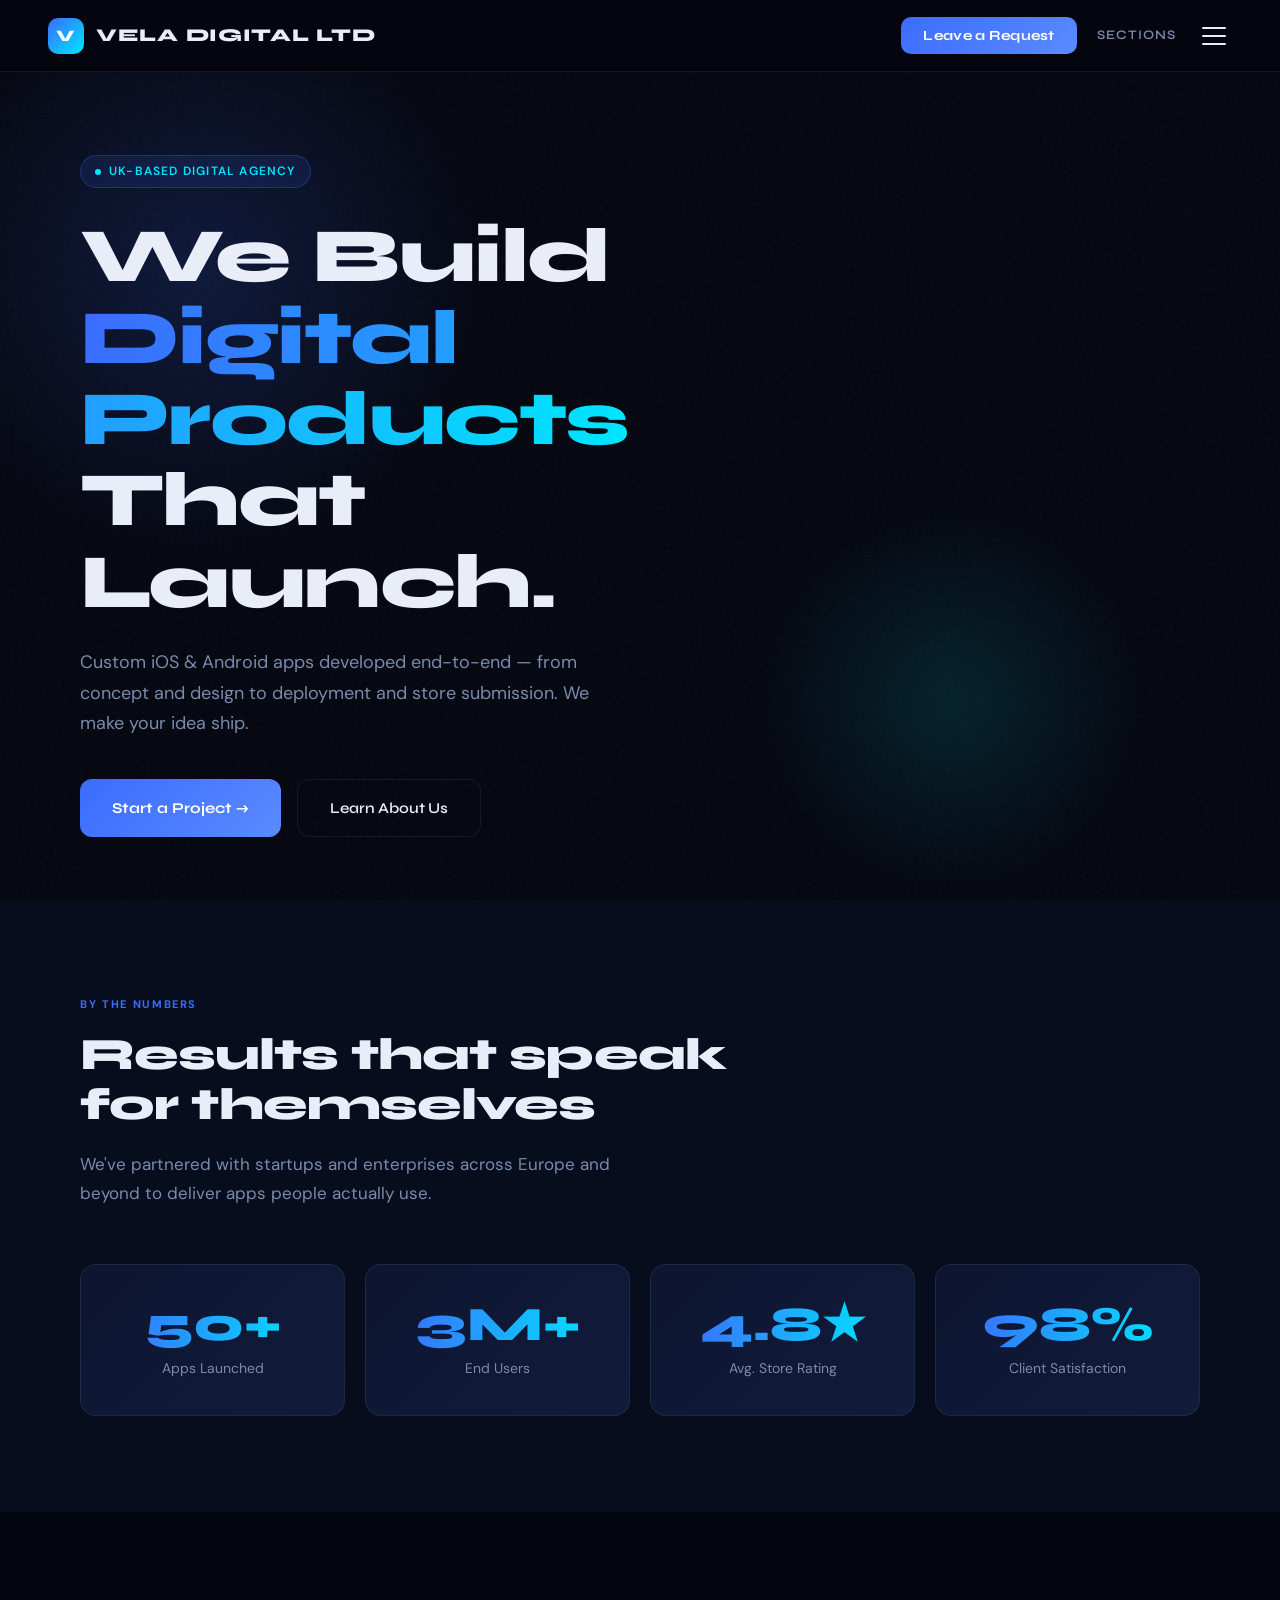
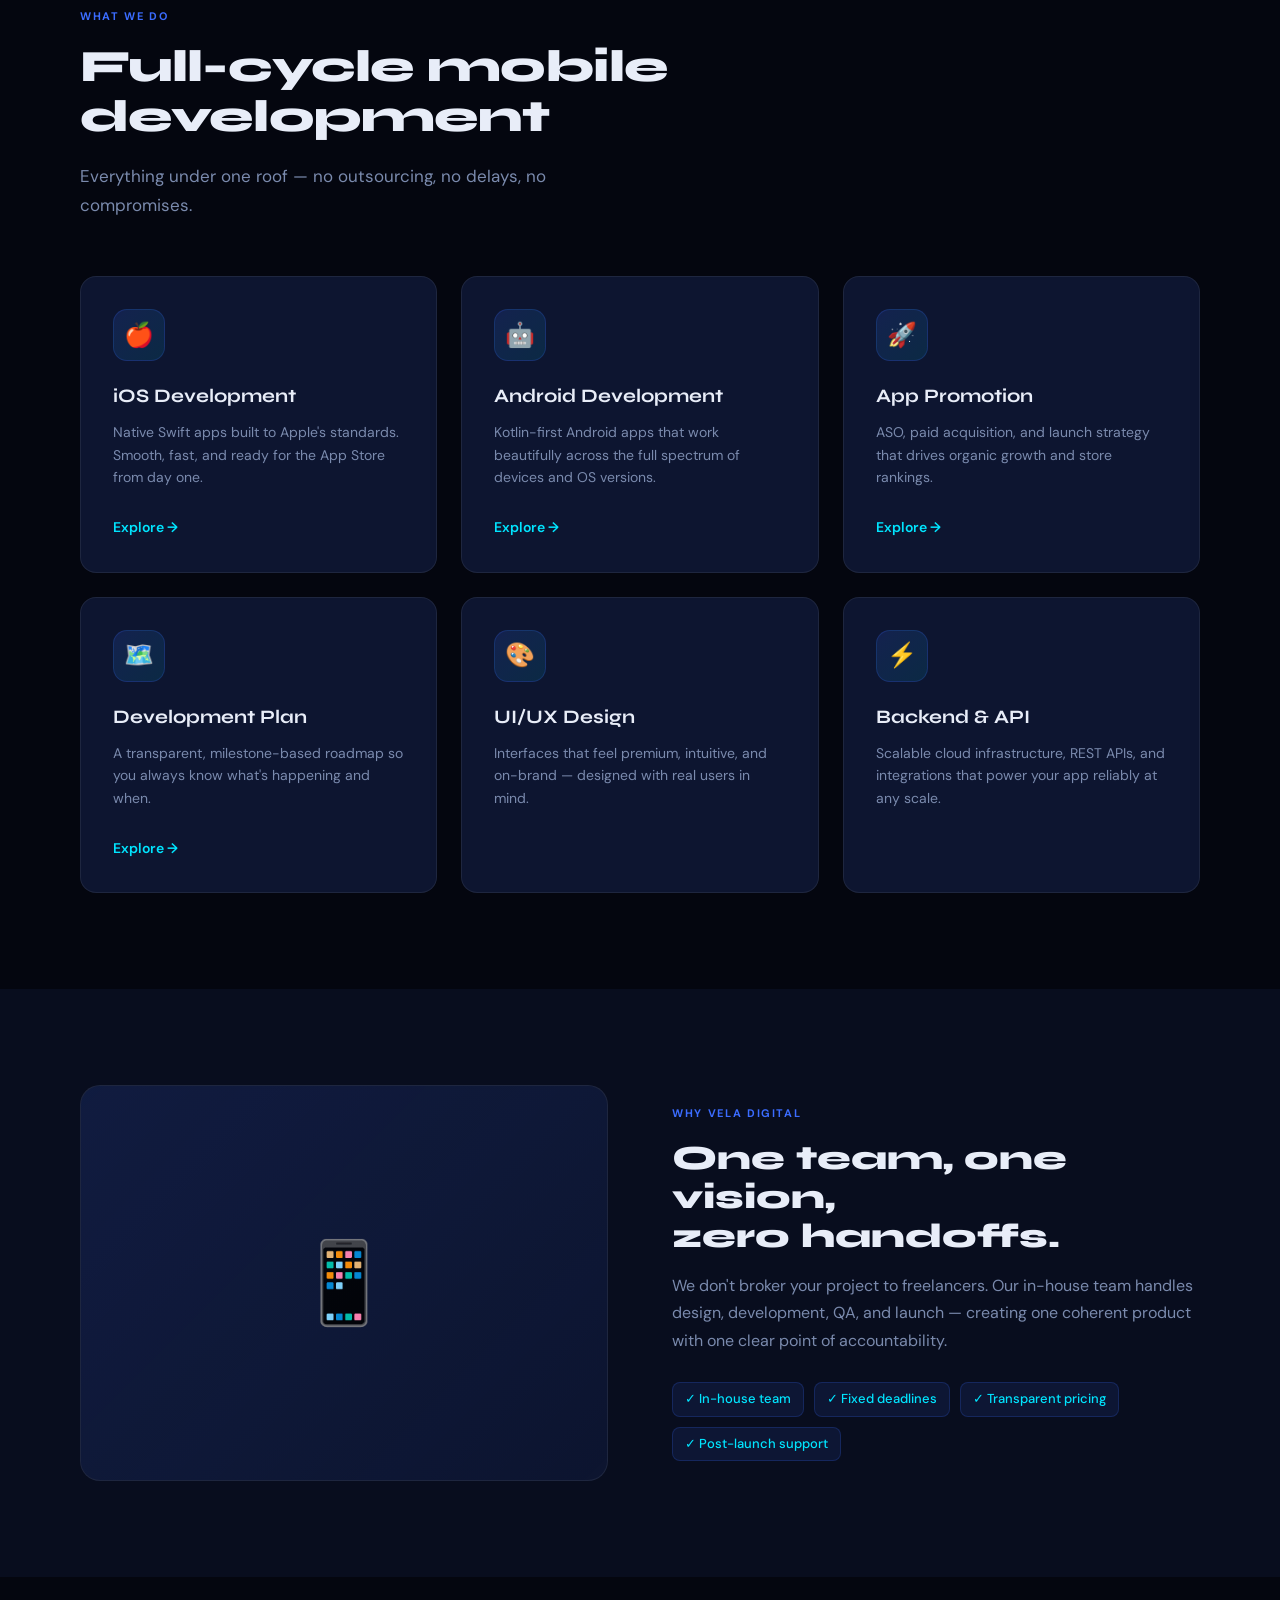
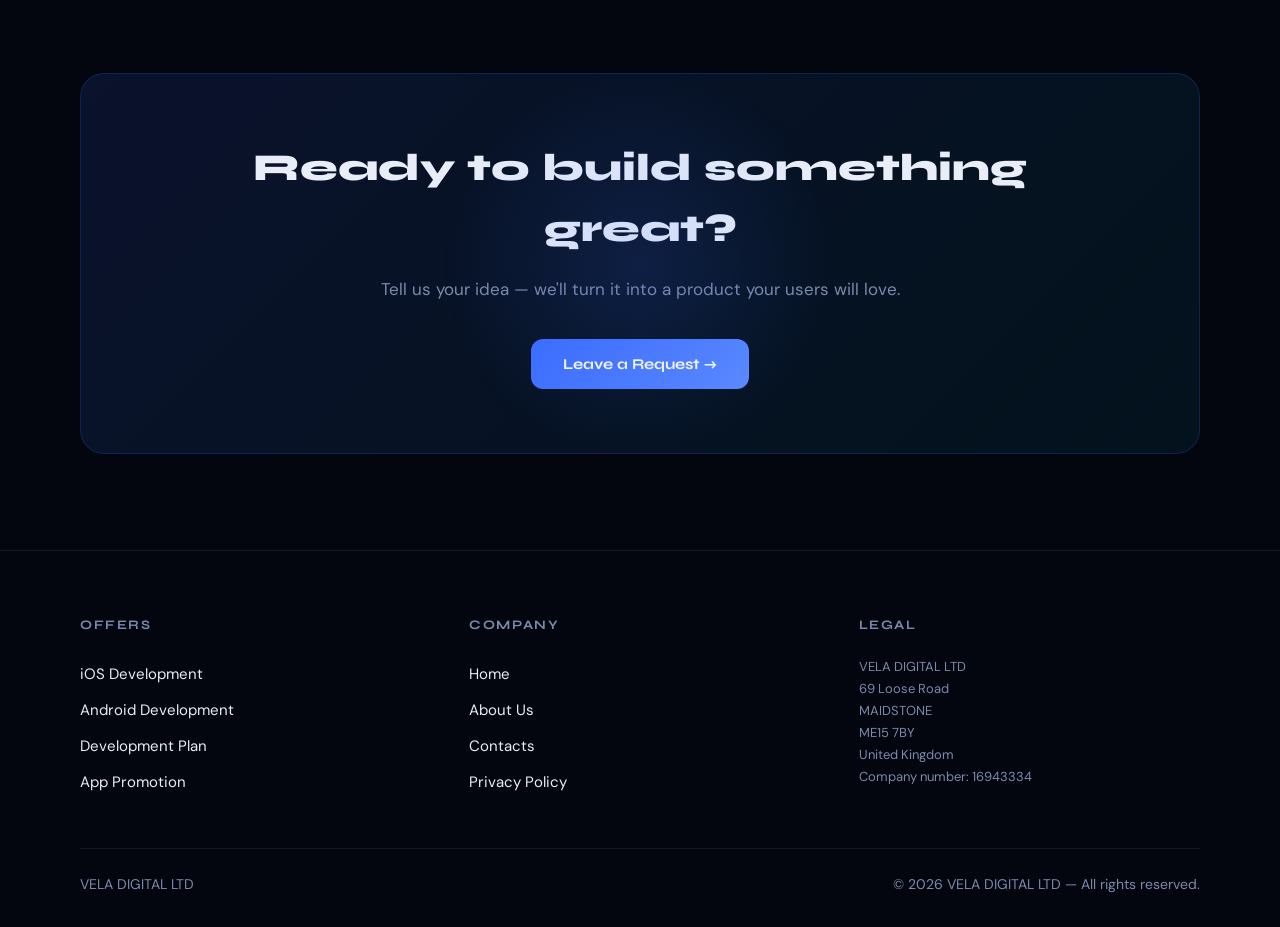
<file: index.html>
<!DOCTYPE html>
<html lang="en">
<head>
  <meta charset="UTF-8">
  <meta name="viewport" content="width=device-width, initial-scale=1.0">
  <title>VELA DIGITAL LTD — Mobile App Development</title>
  <meta name="description" content="VELA DIGITAL LTD — Custom mobile app development for iOS and Android. From idea to App Store.">
  <link rel="stylesheet" href="style.css">
</head>
<body>
<div class="page">

  <section class="hero">
    <div class="hero-bg">
      <div class="hero-glow-1"></div>
      <div class="hero-glow-2"></div>
    </div>
    <div class="hero-content">
      <div class="hero-tag"><span class="dot"></span>UK-Based Digital Agency</div>
      <h1>We Build<br><span class="grad">Digital Products</span><br>That Launch.</h1>
      <p>Custom iOS & Android apps developed end-to-end — from concept and design to deployment and store submission. We make your idea ship.</p>
      <div class="hero-actions">
        <button class="btn-primary" onclick="openModal()">Start a Project →</button>
        <a href="about/" class="btn-secondary">Learn About Us</a>
      </div>
    </div>
  </section>

  <section>
    <div class="section-label">By the numbers</div>
    <h2 class="section-title">Results that speak<br>for themselves</h2>
    <p class="section-sub">We've partnered with startups and enterprises across Europe and beyond to deliver apps people actually use.</p>
    <div class="grid-4 fade-up">
      <div class="stat-card">
        <div class="stat-num">50+</div>
        <div class="stat-label">Apps Launched</div>
      </div>
      <div class="stat-card">
        <div class="stat-num">3M+</div>
        <div class="stat-label">End Users</div>
      </div>
      <div class="stat-card">
        <div class="stat-num">4.8★</div>
        <div class="stat-label">Avg. Store Rating</div>
      </div>
      <div class="stat-card">
        <div class="stat-num">98%</div>
        <div class="stat-label">Client Satisfaction</div>
      </div>
    </div>
  </section>

  <section>
    <div class="section-label">What we do</div>
    <h2 class="section-title">Full-cycle mobile<br>development</h2>
    <p class="section-sub">Everything under one roof — no outsourcing, no delays, no compromises.</p>
    <div class="grid-3">
      <div class="card fade-up">
        <div class="card-icon">🍎</div>
        <h3>iOS Development</h3>
        <p>Native Swift apps built to Apple's standards. Smooth, fast, and ready for the App Store from day one.</p>
        <br>
        <a href="ios/index.html" style="color:var(--accent2);font-size:14px;font-weight:600;">Explore →</a>
      </div>
      <div class="card fade-up">
        <div class="card-icon">🤖</div>
        <h3>Android Development</h3>
        <p>Kotlin-first Android apps that work beautifully across the full spectrum of devices and OS versions.</p>
        <br>
        <a href="android/index.html" style="color:var(--accent2);font-size:14px;font-weight:600;">Explore →</a>
      </div>
      <div class="card fade-up">
        <div class="card-icon">🚀</div>
        <h3>App Promotion</h3>
        <p>ASO, paid acquisition, and launch strategy that drives organic growth and store rankings.</p>
        <br>
        <a href="promotion/index.html" style="color:var(--accent2);font-size:14px;font-weight:600;">Explore →</a>
      </div>
      <div class="card fade-up">
        <div class="card-icon">🗺️</div>
        <h3>Development Plan</h3>
        <p>A transparent, milestone-based roadmap so you always know what's happening and when.</p>
        <br>
        <a href="plan/index.html" style="color:var(--accent2);font-size:14px;font-weight:600;">Explore →</a>
      </div>
      <div class="card fade-up">
        <div class="card-icon">🎨</div>
        <h3>UI/UX Design</h3>
        <p>Interfaces that feel premium, intuitive, and on-brand — designed with real users in mind.</p>
      </div>
      <div class="card fade-up">
        <div class="card-icon">⚡</div>
        <h3>Backend & API</h3>
        <p>Scalable cloud infrastructure, REST APIs, and integrations that power your app reliably at any scale.</p>
      </div>
    </div>
  </section>

  <section>
    <div class="feature-row">
      <div class="feature-img">📱</div>
      <div class="feature-text">
        <div class="section-label">Why VELA DIGITAL</div>
        <h2>One team, one vision,<br>zero handoffs.</h2>
        <p>We don't broker your project to freelancers. Our in-house team handles design, development, QA, and launch — creating one coherent product with one clear point of accountability.</p>
        <div class="tags">
          <span class="tag">✓ In-house team</span>
          <span class="tag">✓ Fixed deadlines</span>
          <span class="tag">✓ Transparent pricing</span>
          <span class="tag">✓ Post-launch support</span>
        </div>
      </div>
    </div>
  </section>

  <section>
    <div class="cta-band fade-up">
      <h2>Ready to build something great?</h2>
      <p>Tell us your idea — we'll turn it into a product your users will love.</p>
      <button class="btn-primary" onclick="openModal()">Leave a Request →</button>
    </div>
  </section>

</div>

<script src="layout.js"></script>
<script src="script.js"></script>
</body>
</html>
</file>
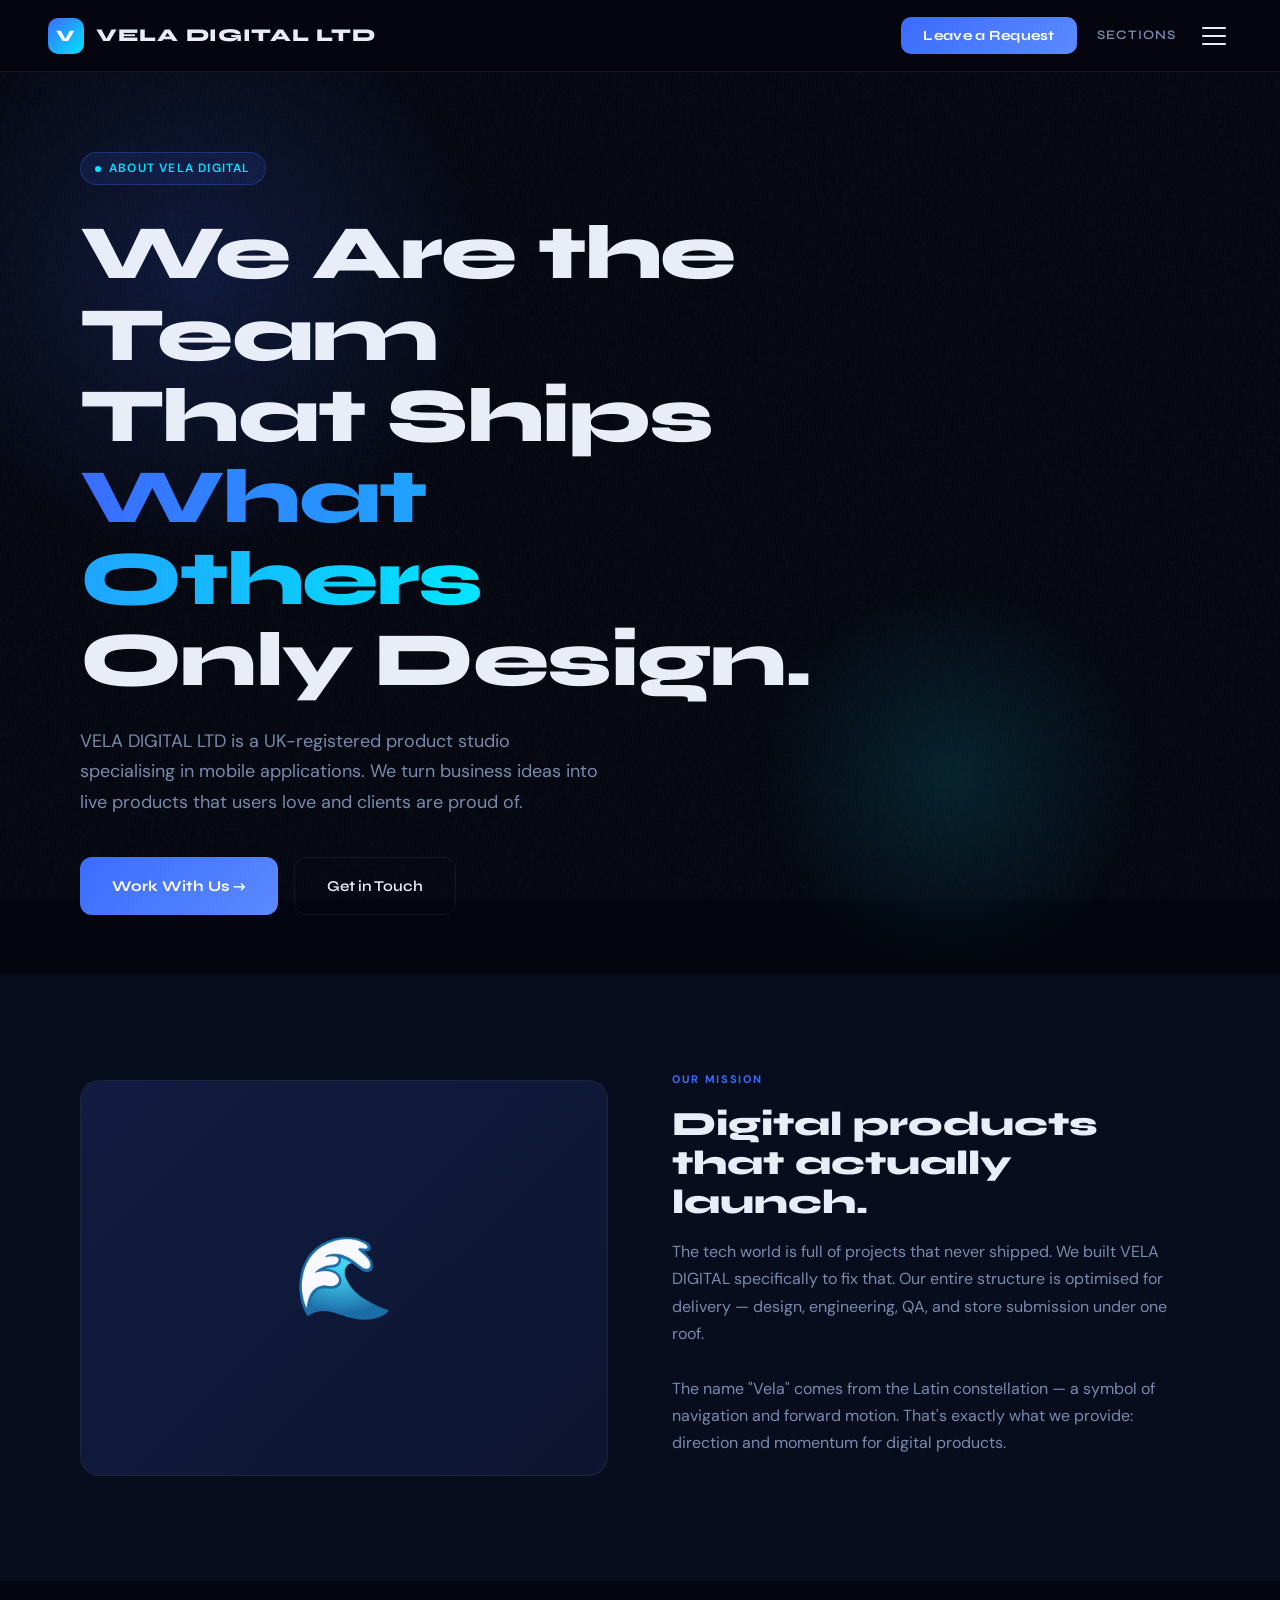
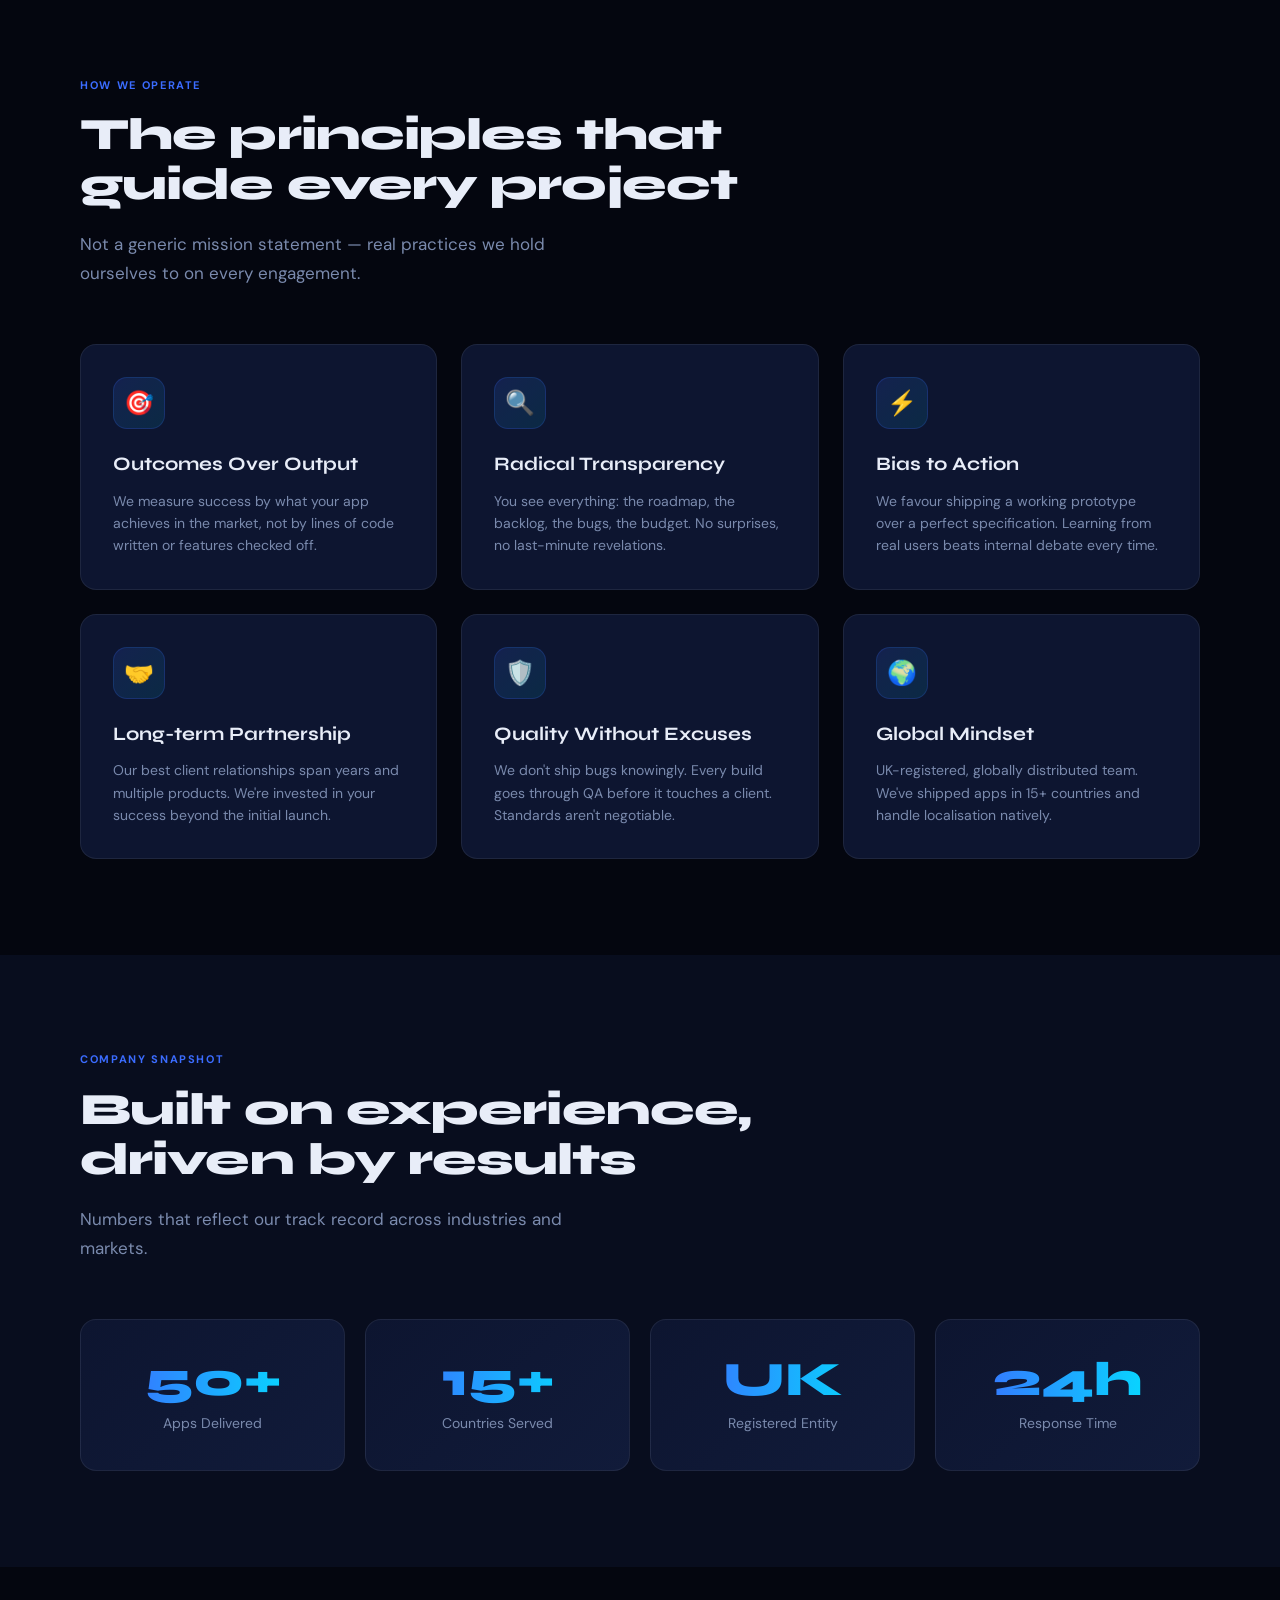
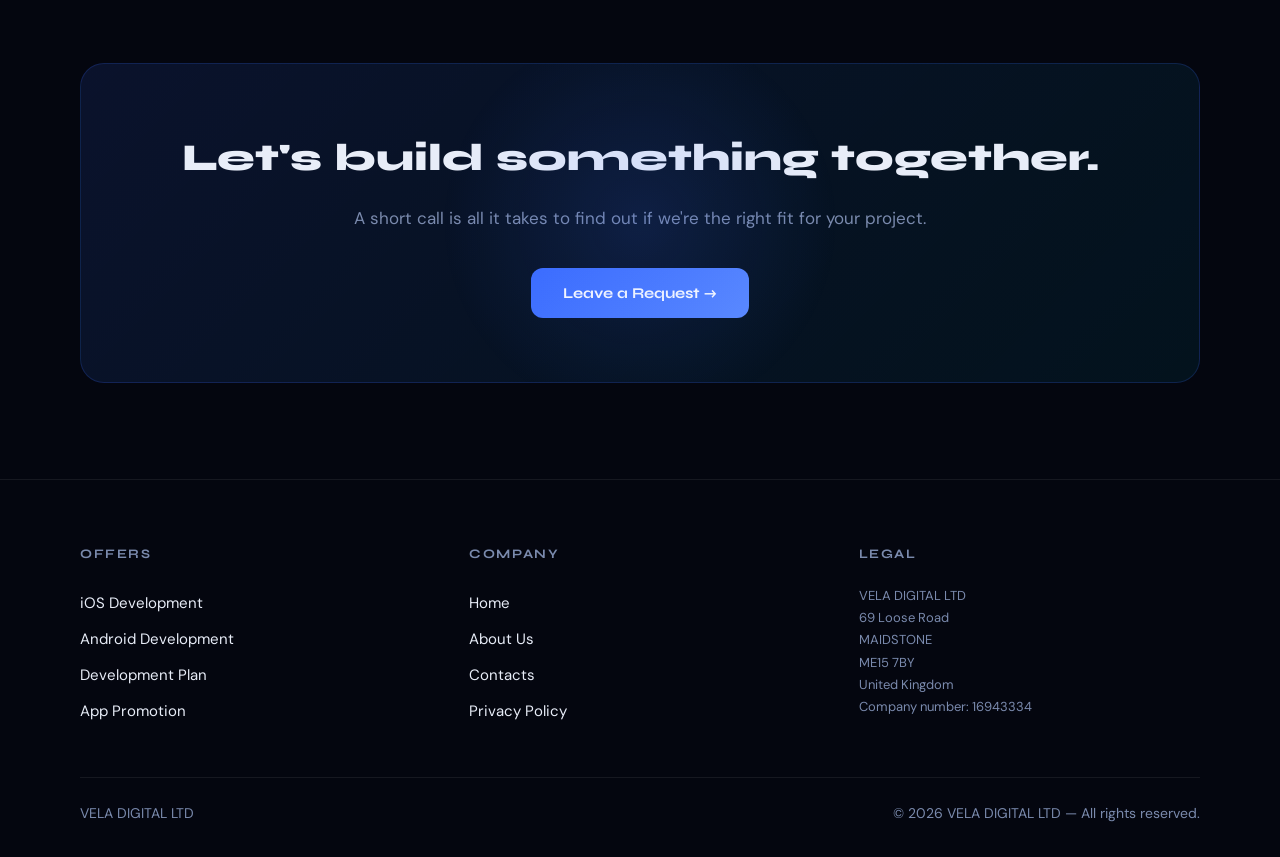
<file: about/index.html>
<!DOCTYPE html>
<html lang="en">
<head>
  <meta charset="UTF-8">
  <meta name="viewport" content="width=device-width, initial-scale=1.0">
  <title>About Us — VELA DIGITAL LTD</title>
  <meta name="description" content="About VELA DIGITAL LTD — UK-registered mobile app development company.">
  <link rel="stylesheet" href="../style.css">
</head>
<body>
<div class="page">

  <!-- HERO -->
  <section class="hero">
    <div class="hero-bg">
      <div class="hero-glow-1"></div>
      <div class="hero-glow-2"></div>
    </div>
    <div class="hero-content">
      <div class="hero-tag"><span class="dot"></span>About VELA DIGITAL</div>
      <h1>We Are the Team<br>That Ships <span class="grad">What Others</span><br>Only Design.</h1>
      <p>VELA DIGITAL LTD is a UK-registered product studio specialising in mobile applications. We turn business ideas into live products that users love and clients are proud of.</p>
      <div class="hero-actions">
        <button class="btn-primary" onclick="openModal()">Work With Us →</button>
        <a href="../contact/index.html" class="btn-secondary">Get in Touch</a>
      </div>
    </div>
  </section>

  <!-- MISSION -->
  <section>
    <div class="feature-row fade-up">
      <div class="feature-img">🌊</div>
      <div class="feature-text">
        <div class="section-label">Our mission</div>
        <h2>Digital products<br>that actually launch.</h2>
        <p>The tech world is full of projects that never shipped. We built VELA DIGITAL specifically to fix that. Our entire structure is optimised for delivery — design, engineering, QA, and store submission under one roof.</p>
        <p style="color:var(--text-muted);font-size:16px;line-height:1.7;">The name "Vela" comes from the Latin constellation — a symbol of navigation and forward motion. That's exactly what we provide: direction and momentum for digital products.</p>
      </div>
    </div>
  </section>

  <!-- VALUES -->
  <section>
    <div class="section-label">How we operate</div>
    <h2 class="section-title">The principles that<br>guide every project</h2>
    <p class="section-sub">Not a generic mission statement — real practices we hold ourselves to on every engagement.</p>
    <div class="grid-3">
      <div class="card fade-up">
        <div class="card-icon">🎯</div>
        <h3>Outcomes Over Output</h3>
        <p>We measure success by what your app achieves in the market, not by lines of code written or features checked off.</p>
      </div>
      <div class="card fade-up">
        <div class="card-icon">🔍</div>
        <h3>Radical Transparency</h3>
        <p>You see everything: the roadmap, the backlog, the bugs, the budget. No surprises, no last-minute revelations.</p>
      </div>
      <div class="card fade-up">
        <div class="card-icon">⚡</div>
        <h3>Bias to Action</h3>
        <p>We favour shipping a working prototype over a perfect specification. Learning from real users beats internal debate every time.</p>
      </div>
      <div class="card fade-up">
        <div class="card-icon">🤝</div>
        <h3>Long-term Partnership</h3>
        <p>Our best client relationships span years and multiple products. We're invested in your success beyond the initial launch.</p>
      </div>
      <div class="card fade-up">
        <div class="card-icon">🛡️</div>
        <h3>Quality Without Excuses</h3>
        <p>We don't ship bugs knowingly. Every build goes through QA before it touches a client. Standards aren't negotiable.</p>
      </div>
      <div class="card fade-up">
        <div class="card-icon">🌍</div>
        <h3>Global Mindset</h3>
        <p>UK-registered, globally distributed team. We've shipped apps in 15+ countries and handle localisation natively.</p>
      </div>
    </div>
  </section>

  <!-- STATS -->
  <section>
    <div class="section-label">Company snapshot</div>
    <h2 class="section-title">Built on experience,<br>driven by results</h2>
    <p class="section-sub">Numbers that reflect our track record across industries and markets.</p>
    <div class="grid-4 fade-up">
      <div class="stat-card">
        <div class="stat-num">50+</div>
        <div class="stat-label">Apps Delivered</div>
      </div>
      <div class="stat-card">
        <div class="stat-num">15+</div>
        <div class="stat-label">Countries Served</div>
      </div>
      <div class="stat-card">
        <div class="stat-num">UK</div>
        <div class="stat-label">Registered Entity</div>
      </div>
      <div class="stat-card">
        <div class="stat-num">24h</div>
        <div class="stat-label">Response Time</div>
      </div>
    </div>
  </section>

  <!-- CTA -->
  <section>
    <div class="cta-band fade-up">
      <h2>Let's build something together.</h2>
      <p>A short call is all it takes to find out if we're the right fit for your project.</p>
      <button class="btn-primary" onclick="openModal()">Leave a Request →</button>
    </div>
  </section>

</div>

<script src="../layout.js"></script>
<script src="../script.js"></script>
</body>
</html>
</file>
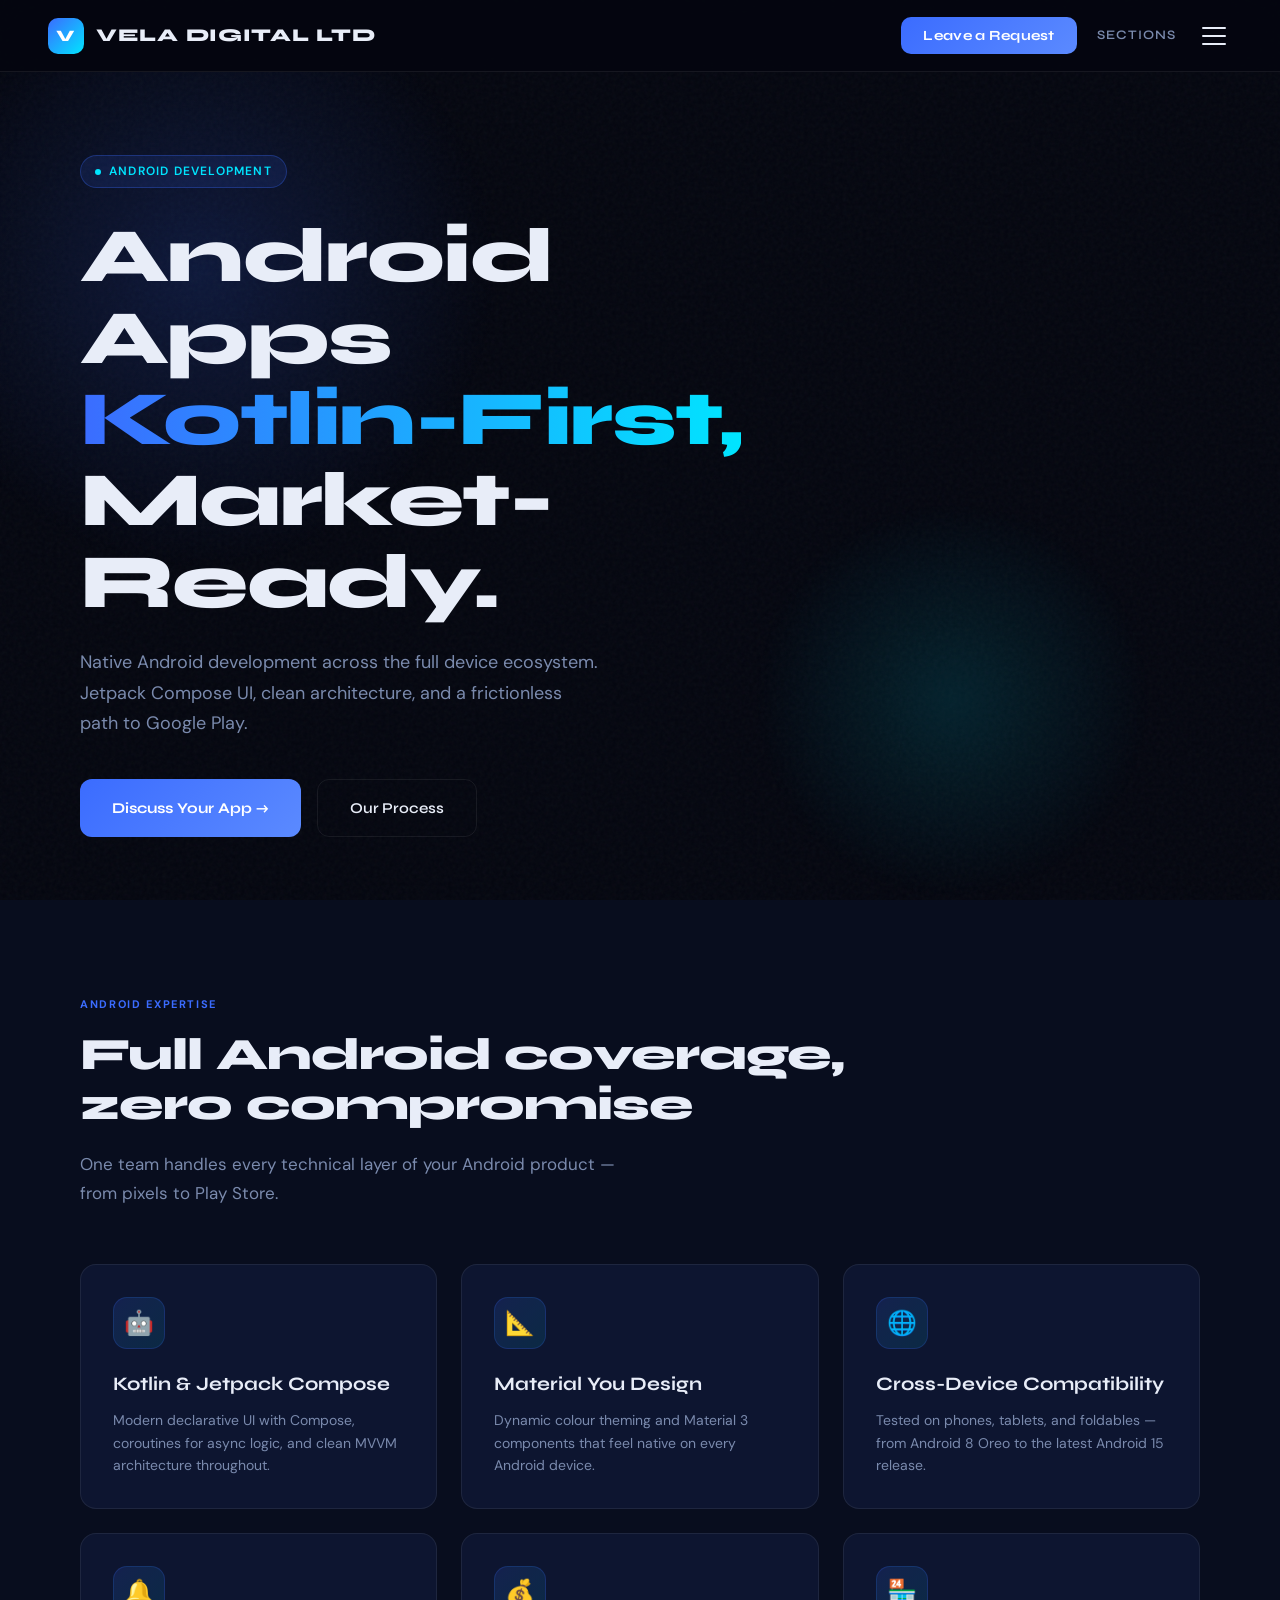
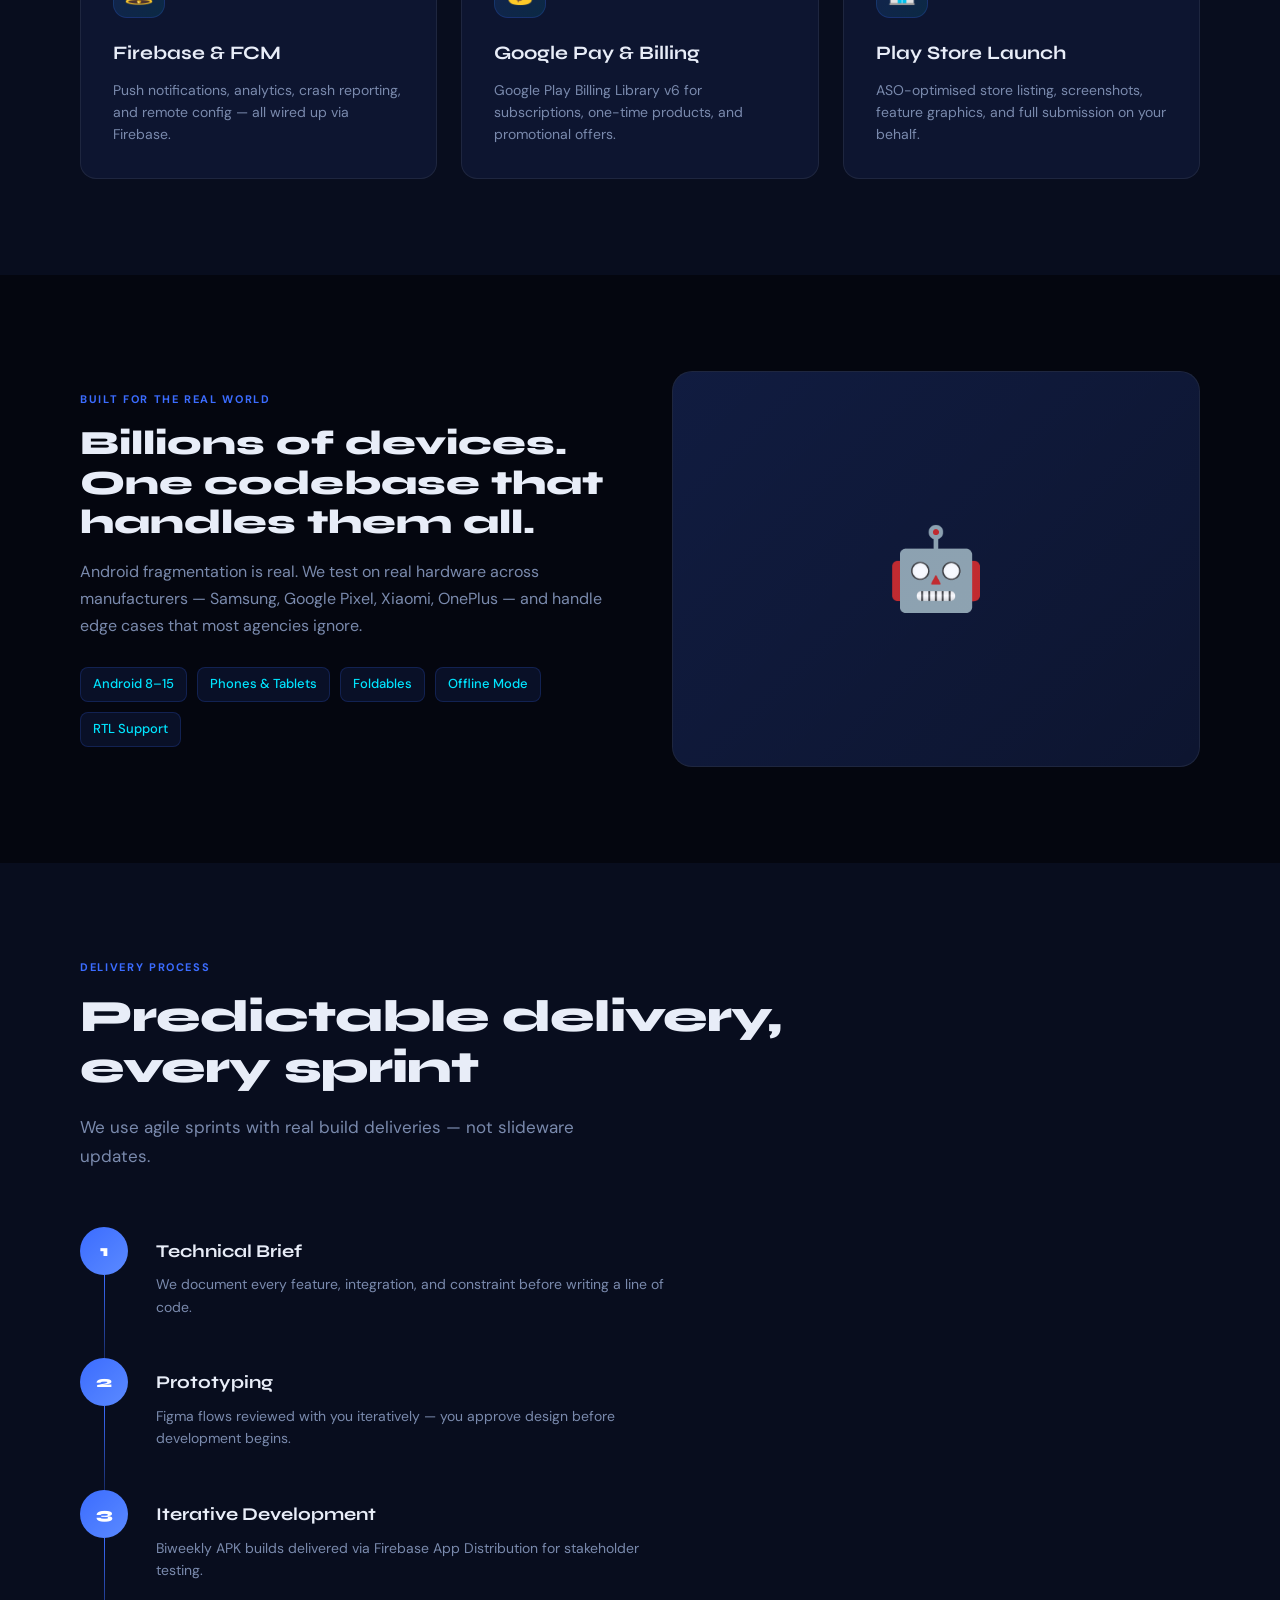
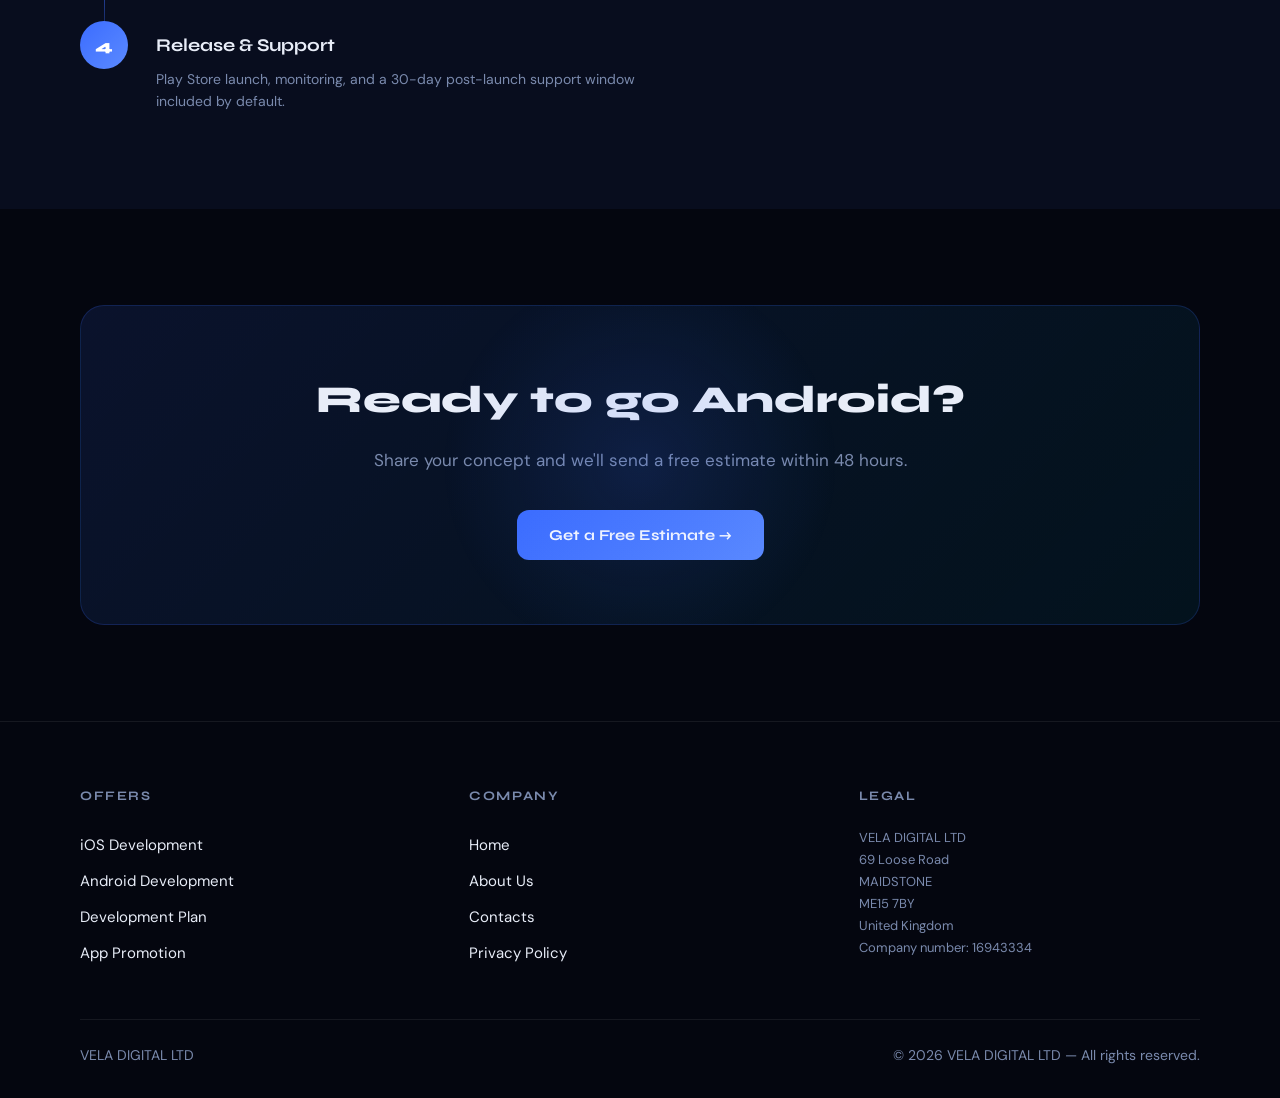
<file: android/index.html>
<!DOCTYPE html>
<html lang="en">
<head>
  <meta charset="UTF-8">
  <meta name="viewport" content="width=device-width, initial-scale=1.0">
  <title>Android Development — VELA DIGITAL LTD</title>
  <meta name="description" content="Native Android app development with Kotlin. Google Play Store submission by VELA DIGITAL LTD.">
  <link rel="stylesheet" href="../style.css">
</head>
<body>
<div class="page">

  <!-- HERO -->
  <section class="hero">
    <div class="hero-bg">
      <div class="hero-glow-1"></div>
      <div class="hero-glow-2"></div>
    </div>
    <div class="hero-content">
      <div class="hero-tag"><span class="dot"></span>Android Development</div>
      <h1>Android Apps<br><span class="grad">Kotlin-First,</span><br>Market-Ready.</h1>
      <p>Native Android development across the full device ecosystem. Jetpack Compose UI, clean architecture, and a frictionless path to Google Play.</p>
      <div class="hero-actions">
        <button class="btn-primary" onclick="openModal()">Discuss Your App →</button>
        <a href="../plan/index.html" class="btn-secondary">Our Process</a>
      </div>
    </div>
  </section>

  <!-- SERVICES -->
  <section>
    <div class="section-label">Android expertise</div>
    <h2 class="section-title">Full Android coverage,<br>zero compromise</h2>
    <p class="section-sub">One team handles every technical layer of your Android product — from pixels to Play Store.</p>
    <div class="grid-3">
      <div class="card fade-up">
        <div class="card-icon">🤖</div>
        <h3>Kotlin & Jetpack Compose</h3>
        <p>Modern declarative UI with Compose, coroutines for async logic, and clean MVVM architecture throughout.</p>
      </div>
      <div class="card fade-up">
        <div class="card-icon">📐</div>
        <h3>Material You Design</h3>
        <p>Dynamic colour theming and Material 3 components that feel native on every Android device.</p>
      </div>
      <div class="card fade-up">
        <div class="card-icon">🌐</div>
        <h3>Cross-Device Compatibility</h3>
        <p>Tested on phones, tablets, and foldables — from Android 8 Oreo to the latest Android 15 release.</p>
      </div>
      <div class="card fade-up">
        <div class="card-icon">🔔</div>
        <h3>Firebase & FCM</h3>
        <p>Push notifications, analytics, crash reporting, and remote config — all wired up via Firebase.</p>
      </div>
      <div class="card fade-up">
        <div class="card-icon">💰</div>
        <h3>Google Pay & Billing</h3>
        <p>Google Play Billing Library v6 for subscriptions, one-time products, and promotional offers.</p>
      </div>
      <div class="card fade-up">
        <div class="card-icon">🏪</div>
        <h3>Play Store Launch</h3>
        <p>ASO-optimised store listing, screenshots, feature graphics, and full submission on your behalf.</p>
      </div>
    </div>
  </section>

  <!-- FEATURE -->
  <section>
    <div class="feature-row reverse fade-up">
      <div class="feature-img">🤖</div>
      <div class="feature-text">
        <div class="section-label">Built for the real world</div>
        <h2>Billions of devices.<br>One codebase that handles them all.</h2>
        <p>Android fragmentation is real. We test on real hardware across manufacturers — Samsung, Google Pixel, Xiaomi, OnePlus — and handle edge cases that most agencies ignore.</p>
        <div class="tags">
          <span class="tag">Android 8–15</span>
          <span class="tag">Phones & Tablets</span>
          <span class="tag">Foldables</span>
          <span class="tag">Offline Mode</span>
          <span class="tag">RTL Support</span>
        </div>
      </div>
    </div>
  </section>

  <!-- STEPS -->
  <section>
    <div class="section-label">Delivery process</div>
    <h2 class="section-title">Predictable delivery,<br>every sprint</h2>
    <p class="section-sub">We use agile sprints with real build deliveries — not slideware updates.</p>
    <div style="max-width:600px;" class="fade-up">
      <div class="steps">
        <div class="step">
          <div class="step-num">1</div><div class="step-line"></div>
          <div class="step-content">
            <h3>Technical Brief</h3>
            <p>We document every feature, integration, and constraint before writing a line of code.</p>
          </div>
        </div>
        <div class="step">
          <div class="step-num">2</div><div class="step-line"></div>
          <div class="step-content">
            <h3>Prototyping</h3>
            <p>Figma flows reviewed with you iteratively — you approve design before development begins.</p>
          </div>
        </div>
        <div class="step">
          <div class="step-num">3</div><div class="step-line"></div>
          <div class="step-content">
            <h3>Iterative Development</h3>
            <p>Biweekly APK builds delivered via Firebase App Distribution for stakeholder testing.</p>
          </div>
        </div>
        <div class="step">
          <div class="step-num">4</div>
          <div class="step-content">
            <h3>Release & Support</h3>
            <p>Play Store launch, monitoring, and a 30-day post-launch support window included by default.</p>
          </div>
        </div>
      </div>
    </div>
  </section>

  <!-- CTA -->
  <section>
    <div class="cta-band fade-up">
      <h2>Ready to go Android?</h2>
      <p>Share your concept and we'll send a free estimate within 48 hours.</p>
      <button class="btn-primary" onclick="openModal()">Get a Free Estimate →</button>
    </div>
  </section>

</div>

<script src="../layout.js"></script>
<script src="../script.js"></script>
</body>
</html>
</file>
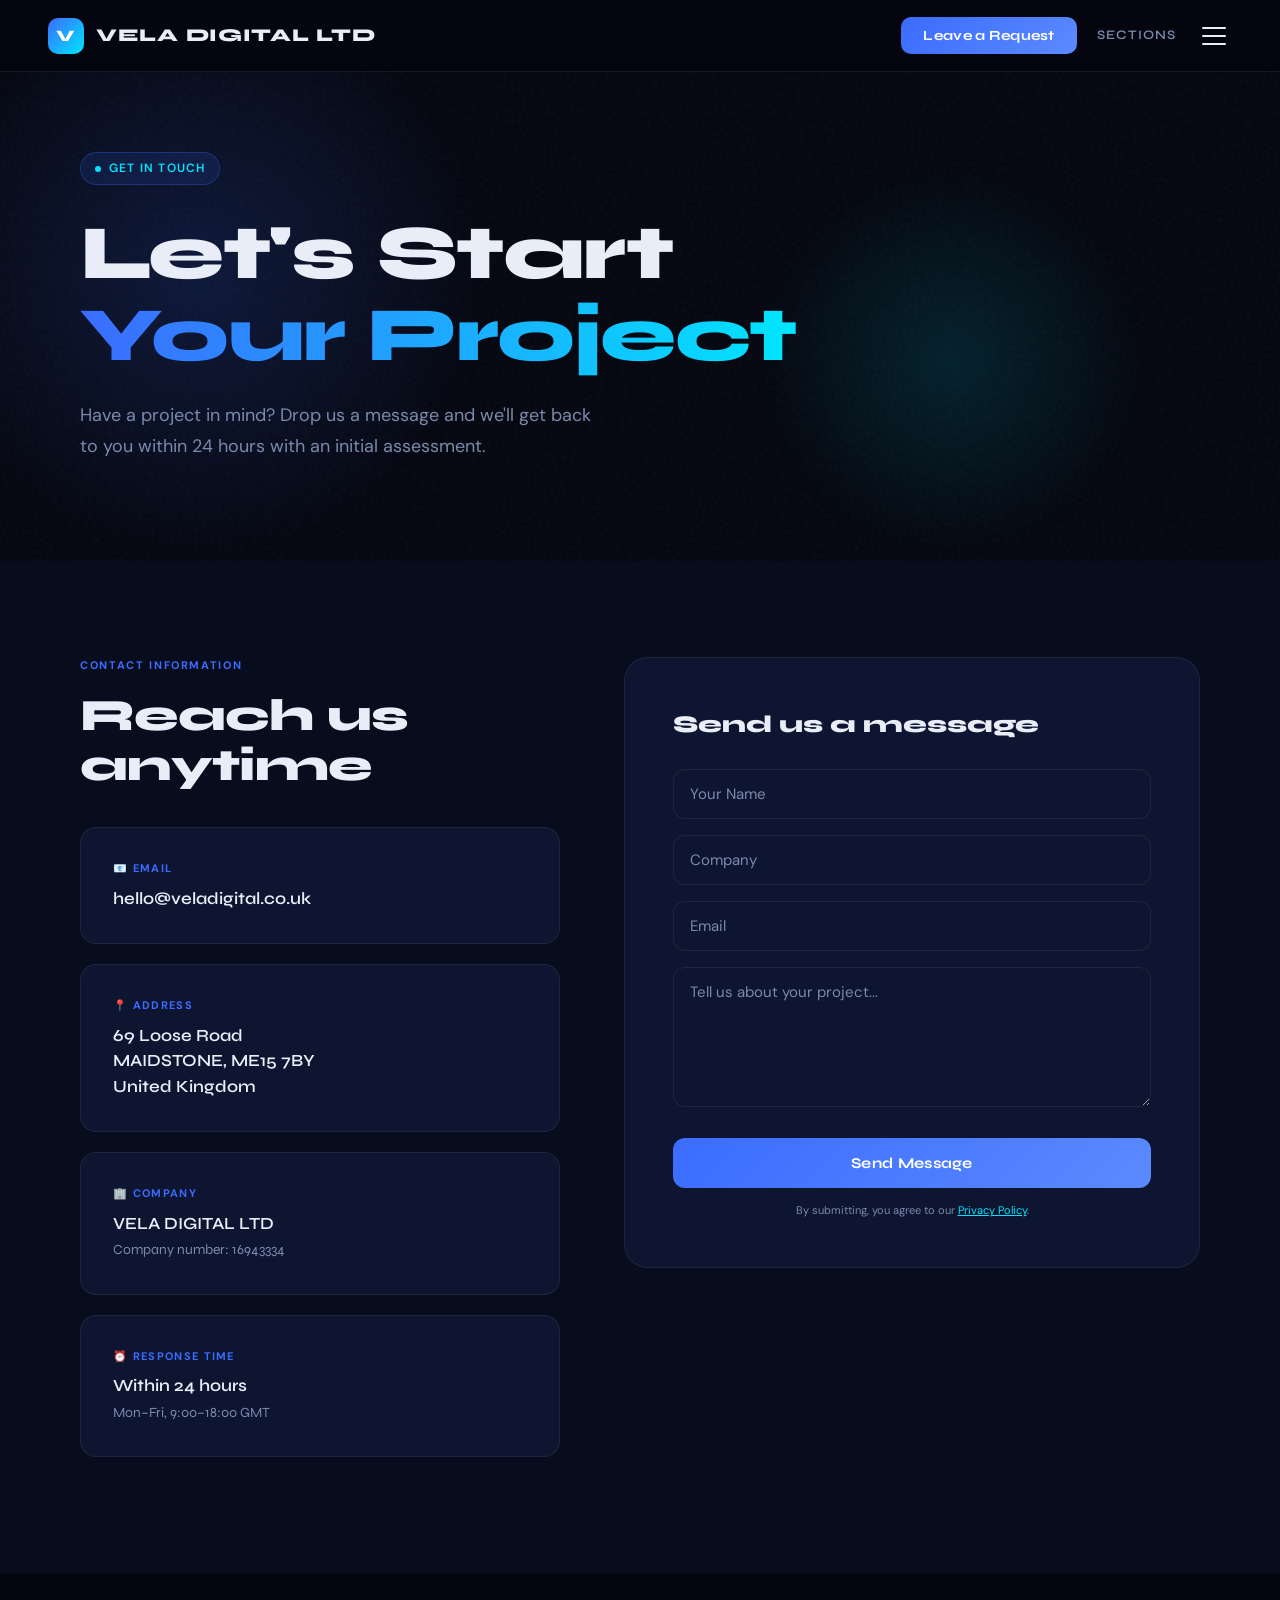
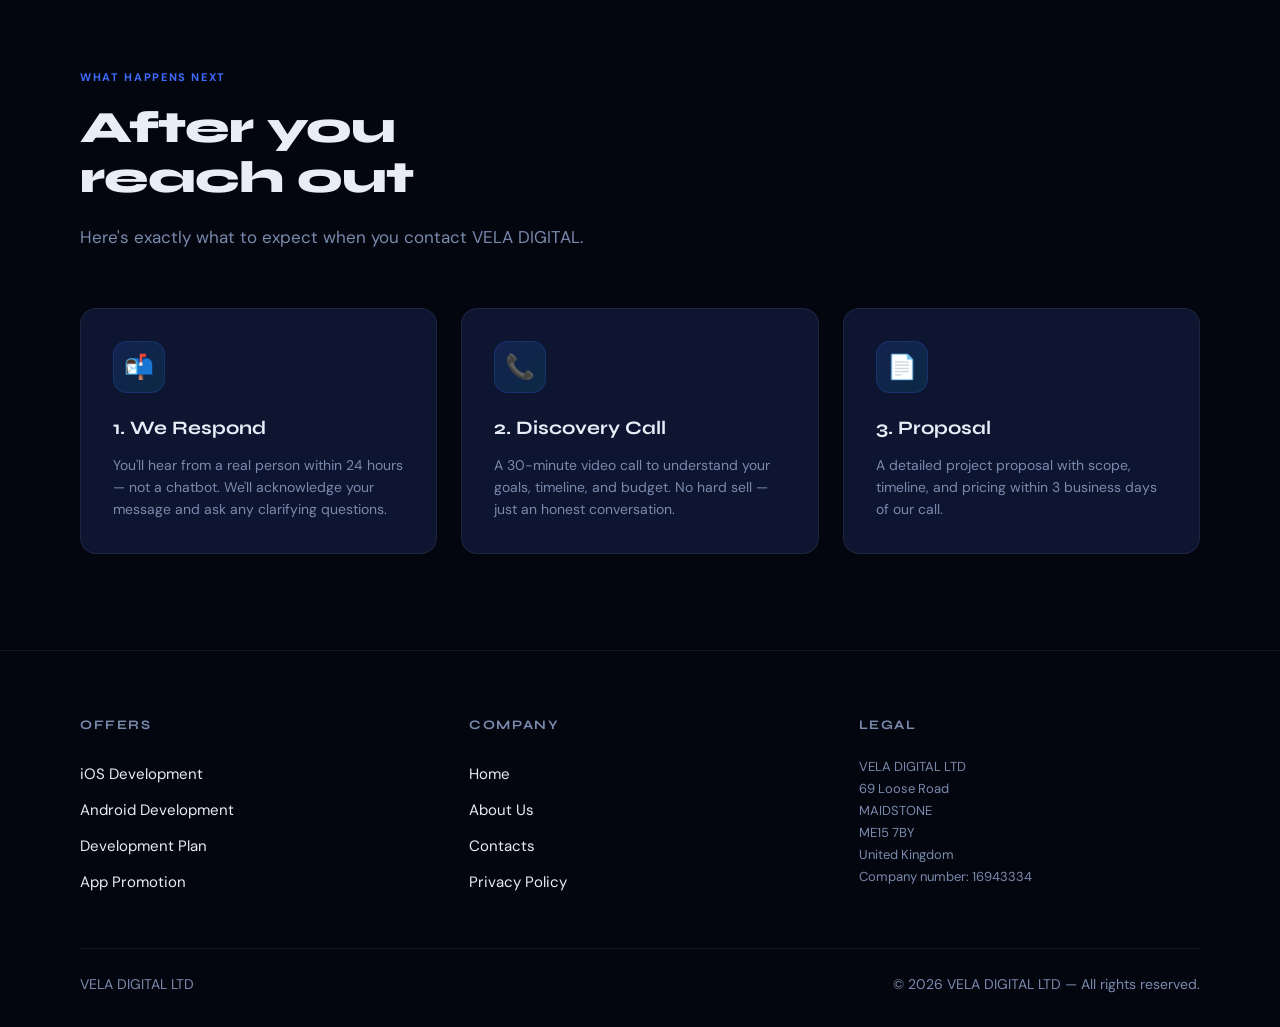
<file: contact/index.html>
<!DOCTYPE html>
<html lang="en">
<head>
  <meta charset="UTF-8">
  <meta name="viewport" content="width=device-width, initial-scale=1.0">
  <title>Contact — VELA DIGITAL LTD</title>
  <meta name="description" content="Contact VELA DIGITAL LTD. UK mobile app development agency.">
  <link rel="stylesheet" href="../style.css">
  <style>
    .contact-grid {
      display: grid;
      grid-template-columns: 1fr 1.2fr;
      gap: 64px;
      align-items: start;
    }
    .contact-info-card {
      background: var(--surface);
      border: 1px solid var(--border);
      border-radius: var(--radius);
      padding: 32px;
      margin-bottom: 20px;
      transition: all 0.3s;
    }
    .contact-info-card:hover {
      border-color: rgba(59,108,255,0.3);
      transform: translateX(4px);
    }
    .contact-info-card .label {
      font-size: 11px;
      font-weight: 700;
      letter-spacing: 0.12em;
      text-transform: uppercase;
      color: var(--accent);
      margin-bottom: 8px;
    }
    .contact-info-card .value {
      font-family: var(--font-display);
      font-size: 17px;
      font-weight: 600;
      line-height: 1.5;
    }
    @media(max-width:768px){
      .contact-grid { grid-template-columns: 1fr; }
    }
  </style>
</head>
<body>
<div class="page">

  <!-- HERO -->
  <section class="hero" style="min-height:50vh;">
    <div class="hero-bg">
      <div class="hero-glow-1"></div>
      <div class="hero-glow-2"></div>
    </div>
    <div class="hero-content">
      <div class="hero-tag"><span class="dot"></span>Get in Touch</div>
      <h1>Let's Start<br><span class="grad">Your Project</span></h1>
      <p>Have a project in mind? Drop us a message and we'll get back to you within 24 hours with an initial assessment.</p>
    </div>
  </section>

  <!-- CONTACT SECTION -->
  <section>
    <div class="contact-grid fade-up">
      <!-- LEFT: info -->
      <div>
        <div class="section-label">Contact information</div>
        <h2 class="section-title" style="margin-bottom:36px;">Reach us<br>anytime</h2>

        <div class="contact-info-card">
          <div class="label">📧 Email</div>
          <div class="value">hello@veladigital.co.uk</div>
        </div>
        <div class="contact-info-card">
          <div class="label">📍 Address</div>
          <div class="value">69 Loose Road<br>MAIDSTONE, ME15 7BY<br>United Kingdom</div>
        </div>
        <div class="contact-info-card">
          <div class="label">🏢 Company</div>
          <div class="value">VELA DIGITAL LTD<br><span style="font-size:14px;color:var(--text-muted);font-weight:400;">Company number: 16943334</span></div>
        </div>
        <div class="contact-info-card">
          <div class="label">⏰ Response Time</div>
          <div class="value">Within 24 hours<br><span style="font-size:14px;color:var(--text-muted);font-weight:400;">Mon–Fri, 9:00–18:00 GMT</span></div>
        </div>
      </div>

      <!-- RIGHT: form -->
      <div>
        <div class="contact-form-wrap">
          <h3 style="font-family:var(--font-display);font-size:24px;font-weight:800;margin-bottom:24px;">Send us a message</h3>
          <form id="contactPageForm">
            <div class="form-group">
              <input type="text" placeholder="Your Name" required>
            </div>
            <div class="form-group">
              <input type="text" placeholder="Company">
            </div>
            <div class="form-group">
              <input type="email" placeholder="Email" required>
            </div>
            <div class="form-group">
              <textarea placeholder="Tell us about your project..." style="min-height:140px;"></textarea>
            </div>
            <button type="submit" class="btn-submit">Send Message</button>
            <p class="form-legal" style="margin-top:14px;">
              By submitting, you agree to our <a href="../policy/index.html">Privacy Policy</a>.
            </p>
          </form>
        </div>
      </div>
    </div>
  </section>

  <!-- WHY REACH OUT -->
  <section>
    <div class="section-label">What happens next</div>
    <h2 class="section-title">After you<br>reach out</h2>
    <p class="section-sub">Here's exactly what to expect when you contact VELA DIGITAL.</p>
    <div class="grid-3 fade-up">
      <div class="card">
        <div class="card-icon">📬</div>
        <h3>1. We Respond</h3>
        <p>You'll hear from a real person within 24 hours — not a chatbot. We'll acknowledge your message and ask any clarifying questions.</p>
      </div>
      <div class="card">
        <div class="card-icon">📞</div>
        <h3>2. Discovery Call</h3>
        <p>A 30-minute video call to understand your goals, timeline, and budget. No hard sell — just an honest conversation.</p>
      </div>
      <div class="card">
        <div class="card-icon">📄</div>
        <h3>3. Proposal</h3>
        <p>A detailed project proposal with scope, timeline, and pricing within 3 business days of our call.</p>
      </div>
    </div>
  </section>

</div>

<script src="../layout.js"></script>
<script src="../script.js"></script>
<script>
  document.getElementById('contactPageForm')?.addEventListener('submit', e => {
    e.preventDefault();
    const btn = e.target.querySelector('.btn-submit');
    btn.textContent = 'Sending...';
    setTimeout(() => {
      btn.textContent = '✓ Message sent! We\'ll be in touch soon.';
      btn.style.background = 'linear-gradient(135deg, #00c853, #00e676)';
    }, 1000);
  });
</script>
</body>
</html>
</file>
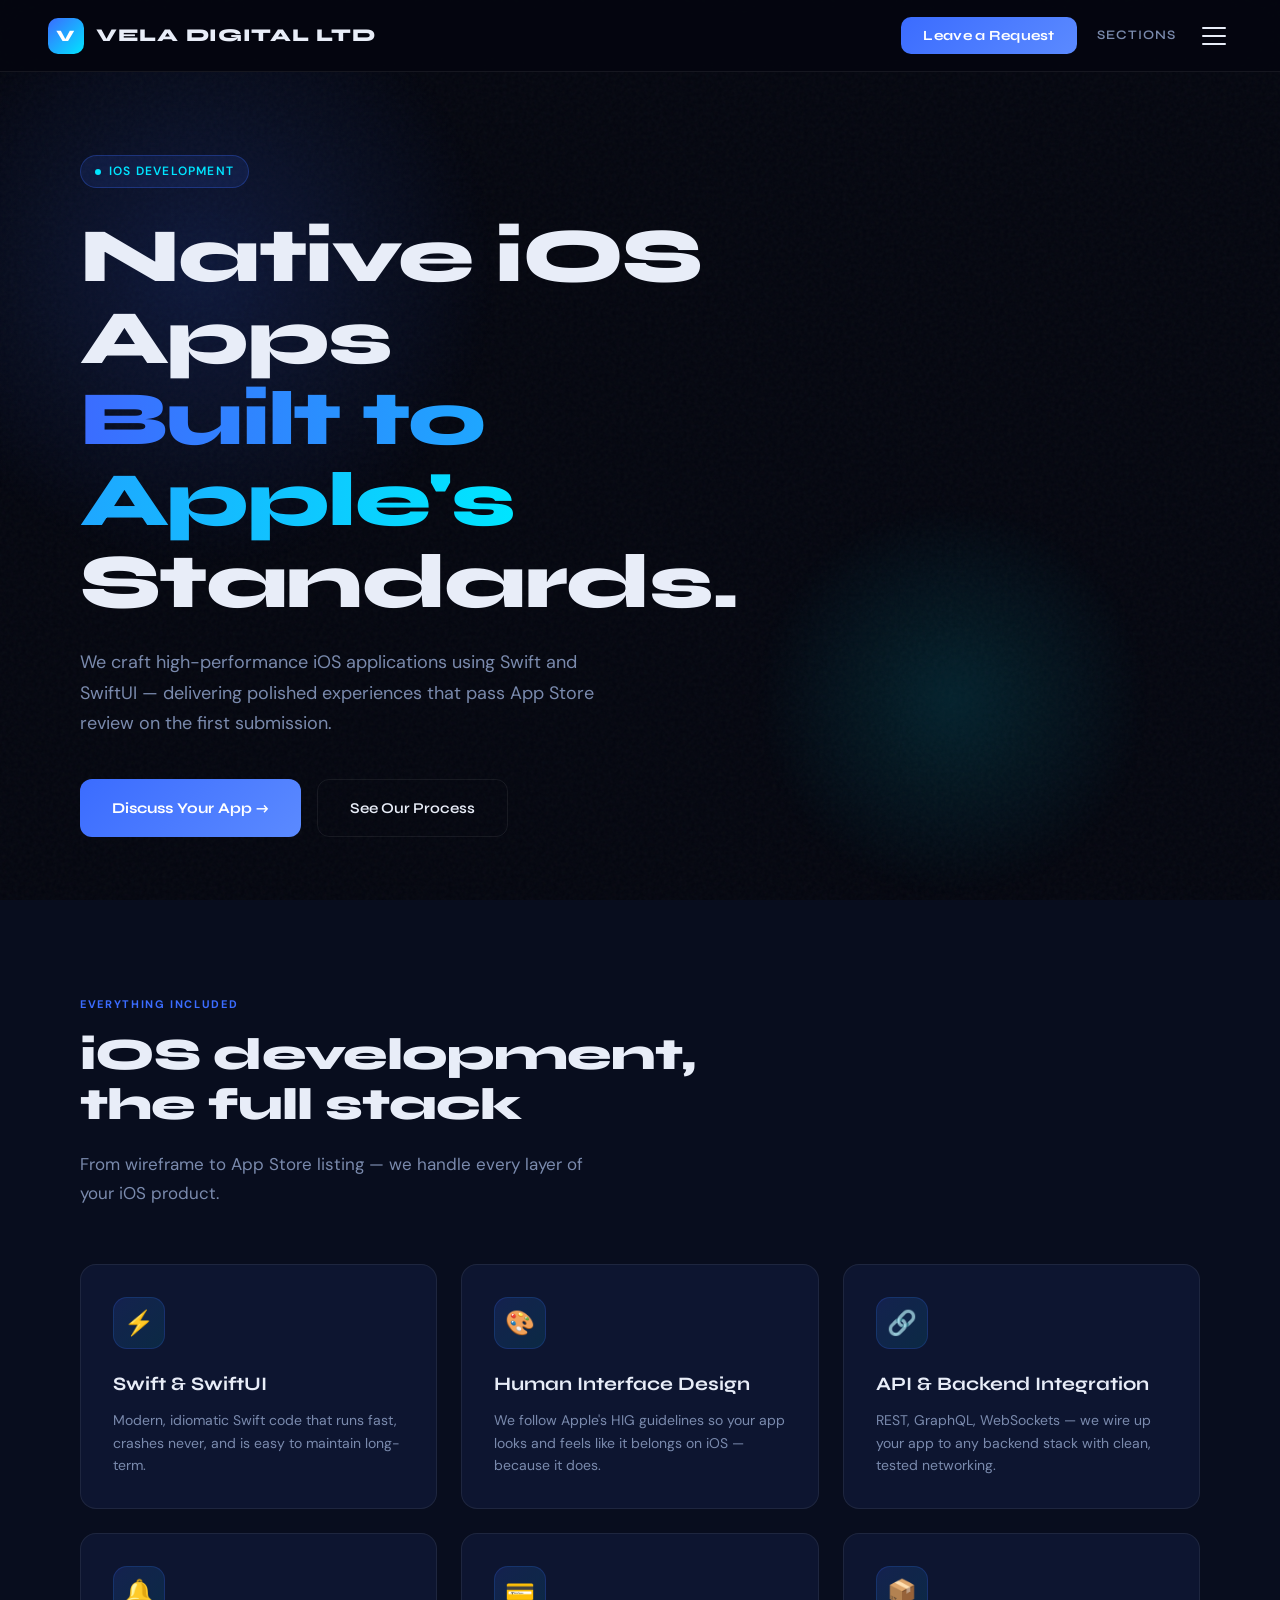
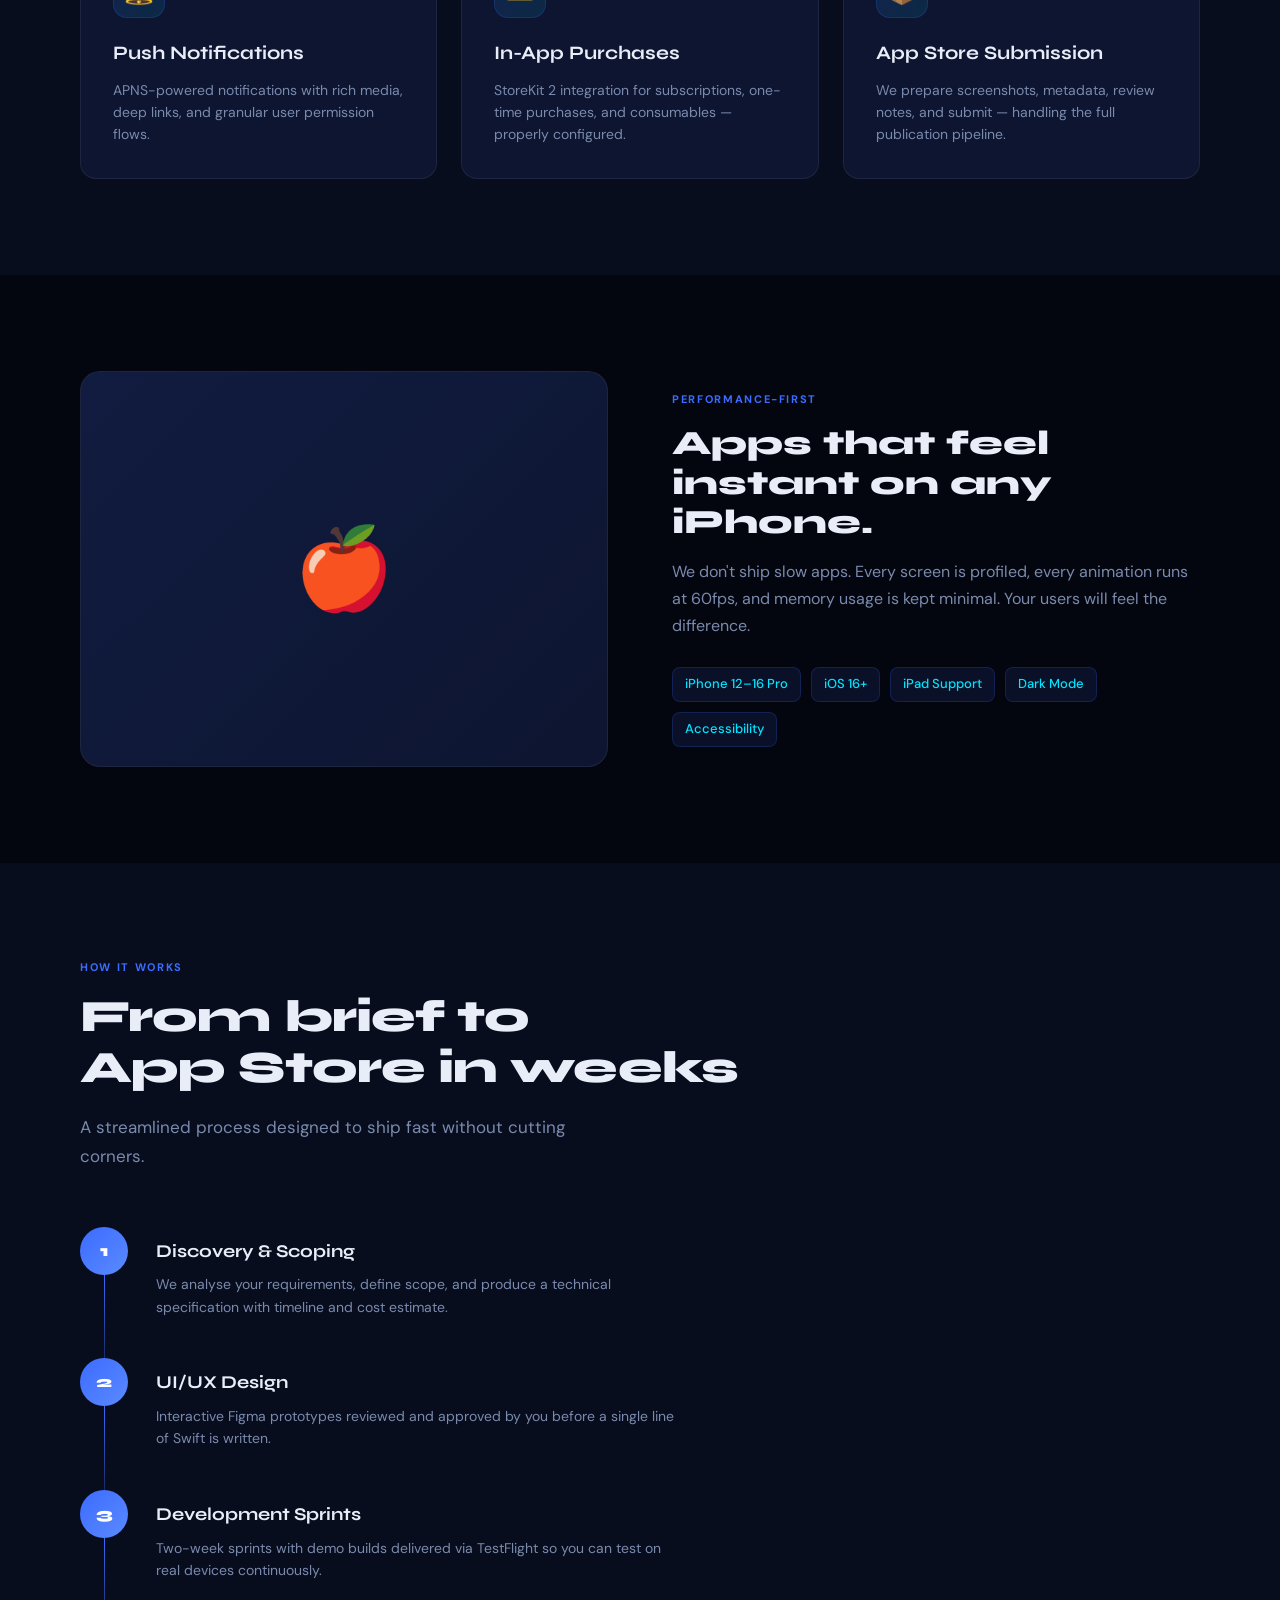
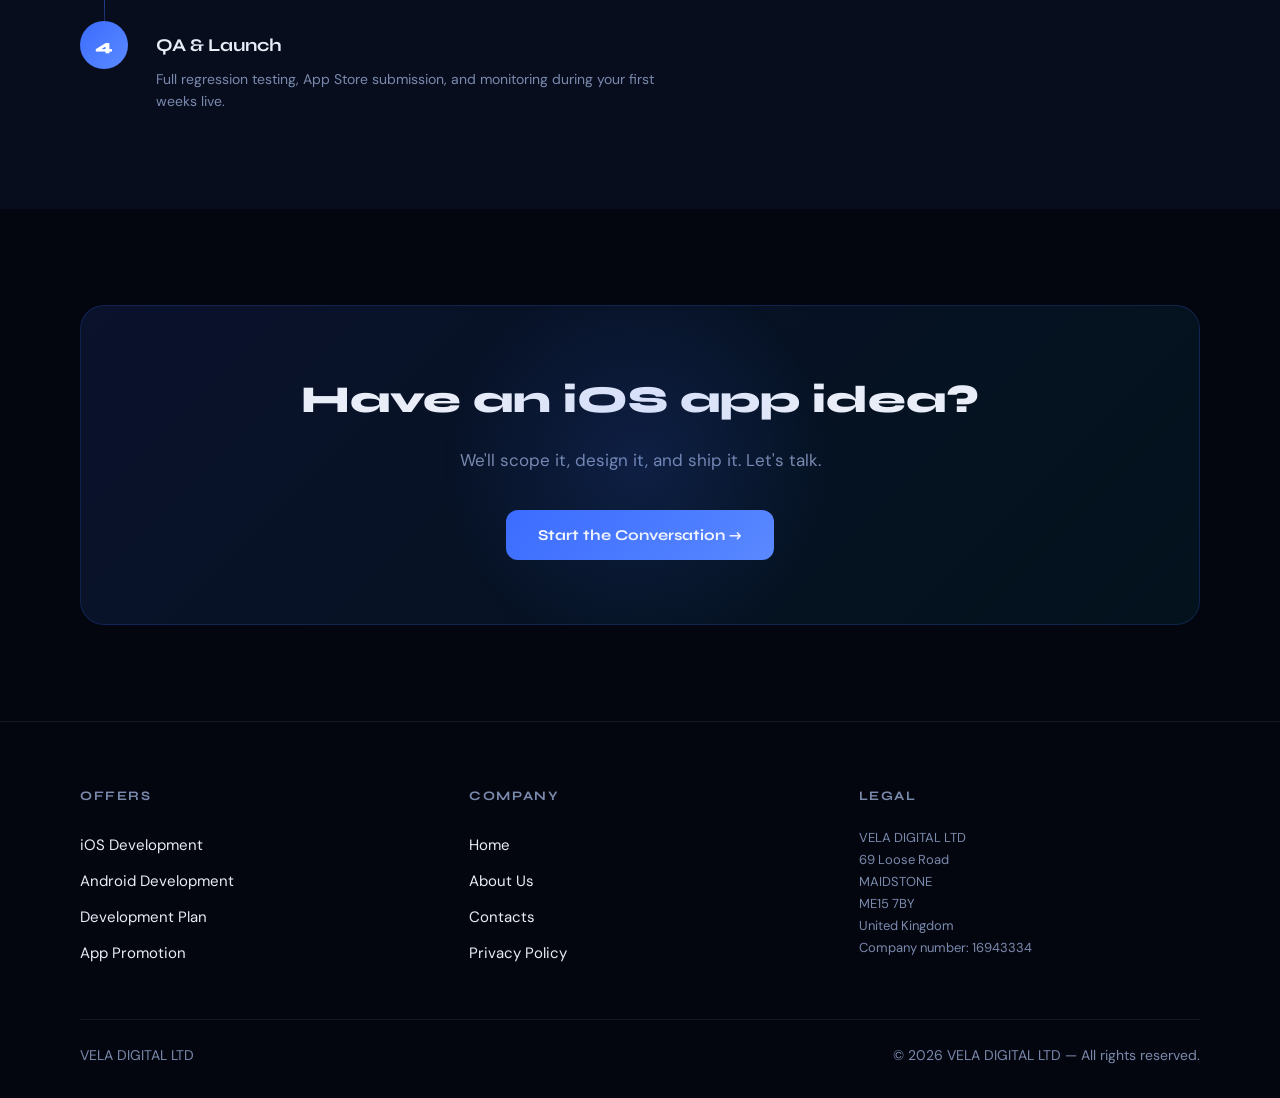
<file: ios/index.html>
<!DOCTYPE html>
<html lang="en">
<head>
  <meta charset="UTF-8">
  <meta name="viewport" content="width=device-width, initial-scale=1.0">
  <title>iOS Development — VELA DIGITAL LTD</title>
  <meta name="description" content="Custom native iOS app development by VELA DIGITAL LTD. Swift, SwiftUI, App Store submission.">
  <link rel="stylesheet" href="../style.css">
</head>
<body>
<div class="page">

  <!-- HERO -->
  <section class="hero">
    <div class="hero-bg">
      <div class="hero-glow-1"></div>
      <div class="hero-glow-2"></div>
    </div>
    <div class="hero-content">
      <div class="hero-tag"><span class="dot"></span>iOS Development</div>
      <h1>Native iOS Apps<br><span class="grad">Built to Apple's</span><br>Standards.</h1>
      <p>We craft high-performance iOS applications using Swift and SwiftUI — delivering polished experiences that pass App Store review on the first submission.</p>
      <div class="hero-actions">
        <button class="btn-primary" onclick="openModal()">Discuss Your App →</button>
        <a href="../plan/index.html" class="btn-secondary">See Our Process</a>
      </div>
    </div>
  </section>

  <!-- WHAT'S INCLUDED -->
  <section>
    <div class="section-label">Everything included</div>
    <h2 class="section-title">iOS development,<br>the full stack</h2>
    <p class="section-sub">From wireframe to App Store listing — we handle every layer of your iOS product.</p>
    <div class="grid-3">
      <div class="card fade-up">
        <div class="card-icon">⚡</div>
        <h3>Swift & SwiftUI</h3>
        <p>Modern, idiomatic Swift code that runs fast, crashes never, and is easy to maintain long-term.</p>
      </div>
      <div class="card fade-up">
        <div class="card-icon">🎨</div>
        <h3>Human Interface Design</h3>
        <p>We follow Apple's HIG guidelines so your app looks and feels like it belongs on iOS — because it does.</p>
      </div>
      <div class="card fade-up">
        <div class="card-icon">🔗</div>
        <h3>API & Backend Integration</h3>
        <p>REST, GraphQL, WebSockets — we wire up your app to any backend stack with clean, tested networking.</p>
      </div>
      <div class="card fade-up">
        <div class="card-icon">🔔</div>
        <h3>Push Notifications</h3>
        <p>APNS-powered notifications with rich media, deep links, and granular user permission flows.</p>
      </div>
      <div class="card fade-up">
        <div class="card-icon">💳</div>
        <h3>In-App Purchases</h3>
        <p>StoreKit 2 integration for subscriptions, one-time purchases, and consumables — properly configured.</p>
      </div>
      <div class="card fade-up">
        <div class="card-icon">📦</div>
        <h3>App Store Submission</h3>
        <p>We prepare screenshots, metadata, review notes, and submit — handling the full publication pipeline.</p>
      </div>
    </div>
  </section>

  <!-- FEATURE ROW -->
  <section>
    <div class="feature-row fade-up">
      <div class="feature-img">🍎</div>
      <div class="feature-text">
        <div class="section-label">Performance-first</div>
        <h2>Apps that feel<br>instant on any iPhone.</h2>
        <p>We don't ship slow apps. Every screen is profiled, every animation runs at 60fps, and memory usage is kept minimal. Your users will feel the difference.</p>
        <div class="tags">
          <span class="tag">iPhone 12–16 Pro</span>
          <span class="tag">iOS 16+</span>
          <span class="tag">iPad Support</span>
          <span class="tag">Dark Mode</span>
          <span class="tag">Accessibility</span>
        </div>
      </div>
    </div>
  </section>

  <!-- PROCESS STEPS -->
  <section>
    <div class="section-label">How it works</div>
    <h2 class="section-title">From brief to<br>App Store in weeks</h2>
    <p class="section-sub">A streamlined process designed to ship fast without cutting corners.</p>
    <div style="max-width:600px;" class="fade-up">
      <div class="steps">
        <div class="step">
          <div class="step-num">1</div>
          <div class="step-line"></div>
          <div class="step-content">
            <h3>Discovery & Scoping</h3>
            <p>We analyse your requirements, define scope, and produce a technical specification with timeline and cost estimate.</p>
          </div>
        </div>
        <div class="step">
          <div class="step-num">2</div>
          <div class="step-line"></div>
          <div class="step-content">
            <h3>UI/UX Design</h3>
            <p>Interactive Figma prototypes reviewed and approved by you before a single line of Swift is written.</p>
          </div>
        </div>
        <div class="step">
          <div class="step-num">3</div>
          <div class="step-line"></div>
          <div class="step-content">
            <h3>Development Sprints</h3>
            <p>Two-week sprints with demo builds delivered via TestFlight so you can test on real devices continuously.</p>
          </div>
        </div>
        <div class="step">
          <div class="step-num">4</div>
          <div class="step-line"></div>
          <div class="step-content">
            <h3>QA & Launch</h3>
            <p>Full regression testing, App Store submission, and monitoring during your first weeks live.</p>
          </div>
        </div>
      </div>
    </div>
  </section>

  <!-- CTA -->
  <section>
    <div class="cta-band fade-up">
      <h2>Have an iOS app idea?</h2>
      <p>We'll scope it, design it, and ship it. Let's talk.</p>
      <button class="btn-primary" onclick="openModal()">Start the Conversation →</button>
    </div>
  </section>

</div>

<script src="../layout.js"></script>
<script src="../script.js"></script>
</body>
</html>
</file>
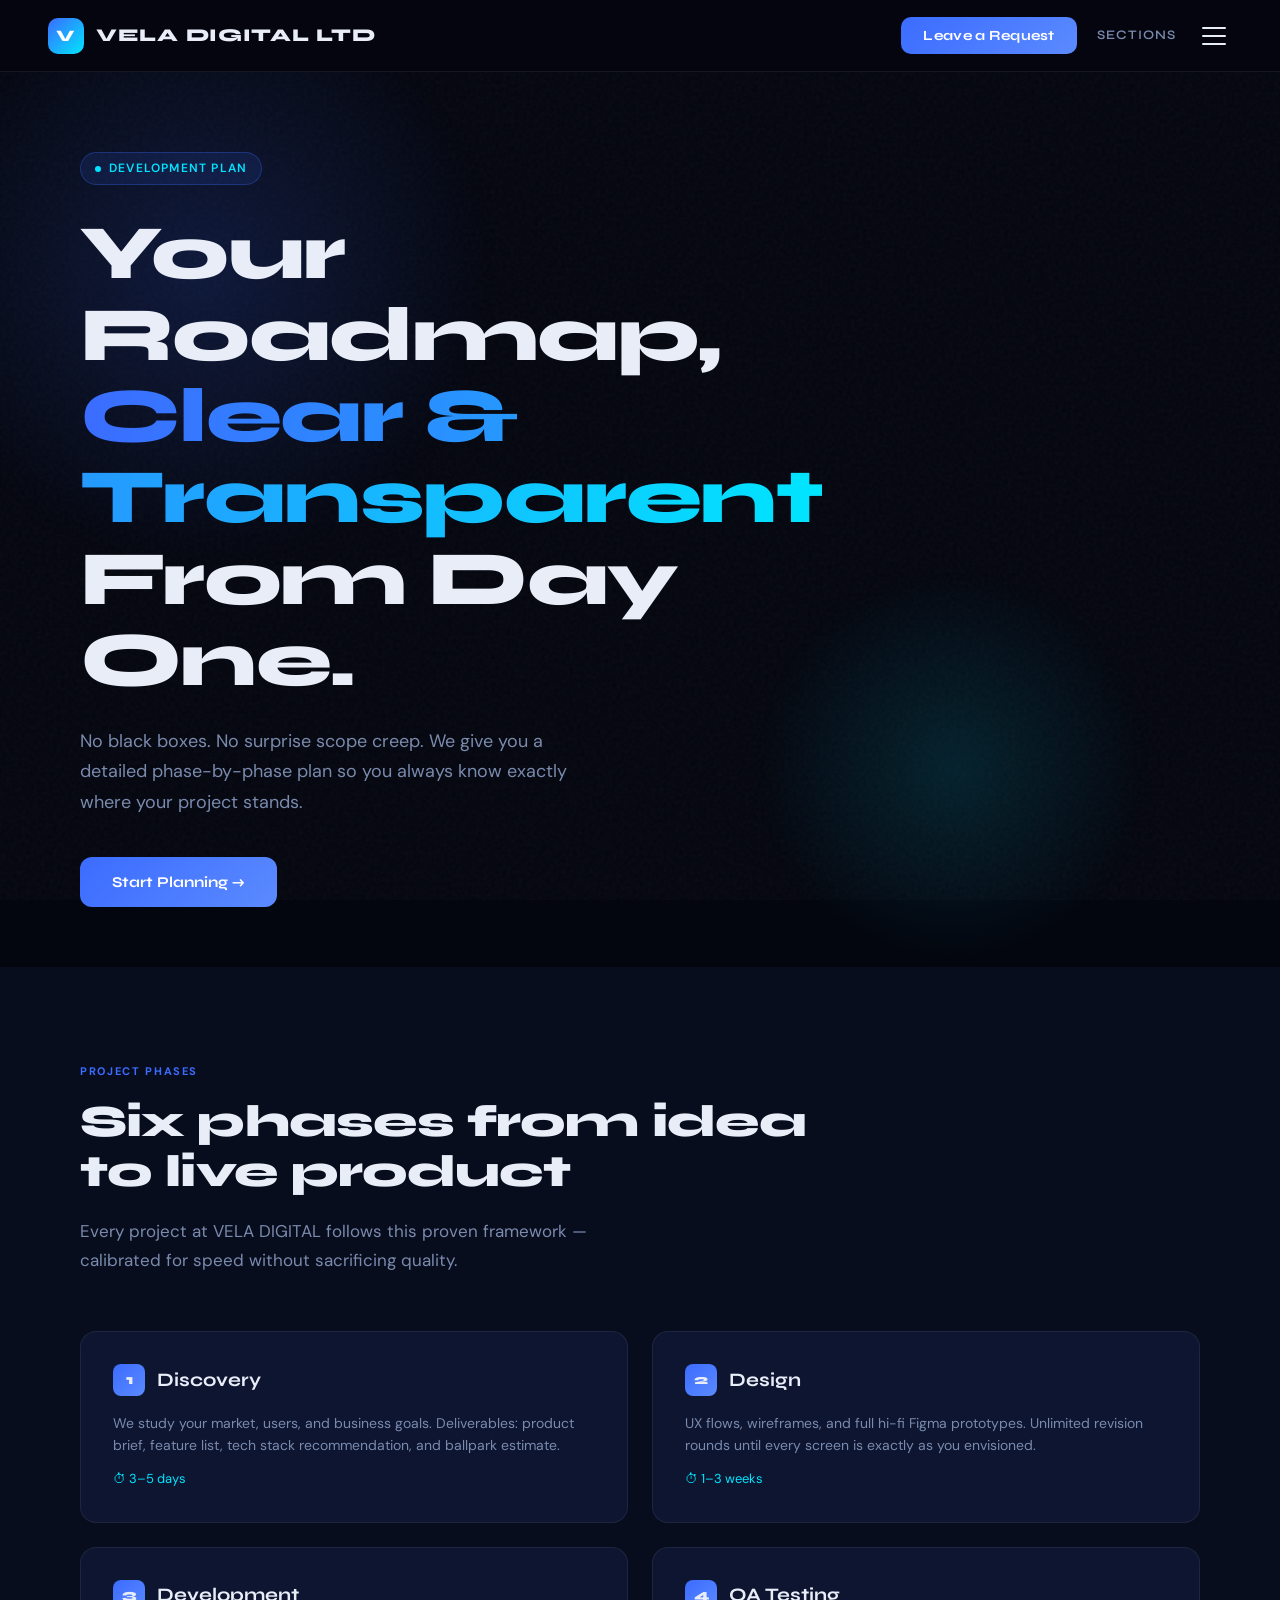
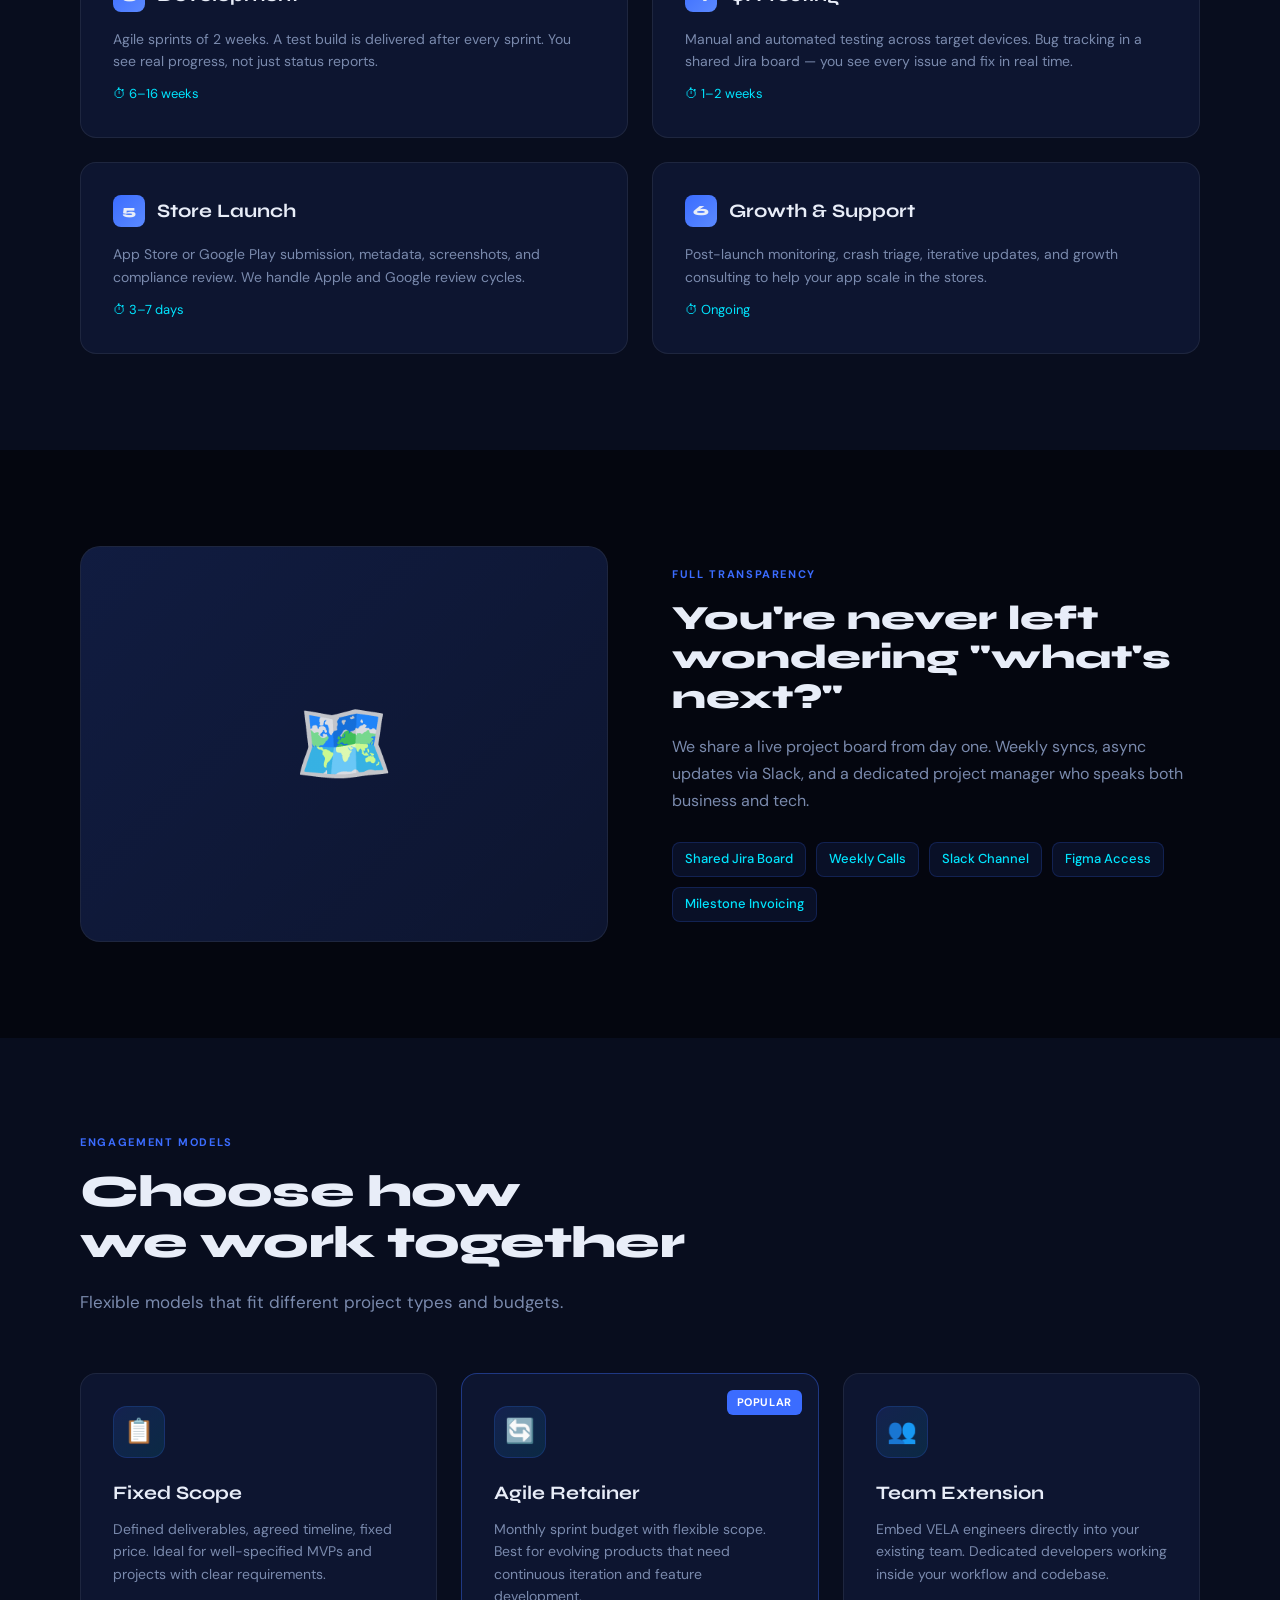
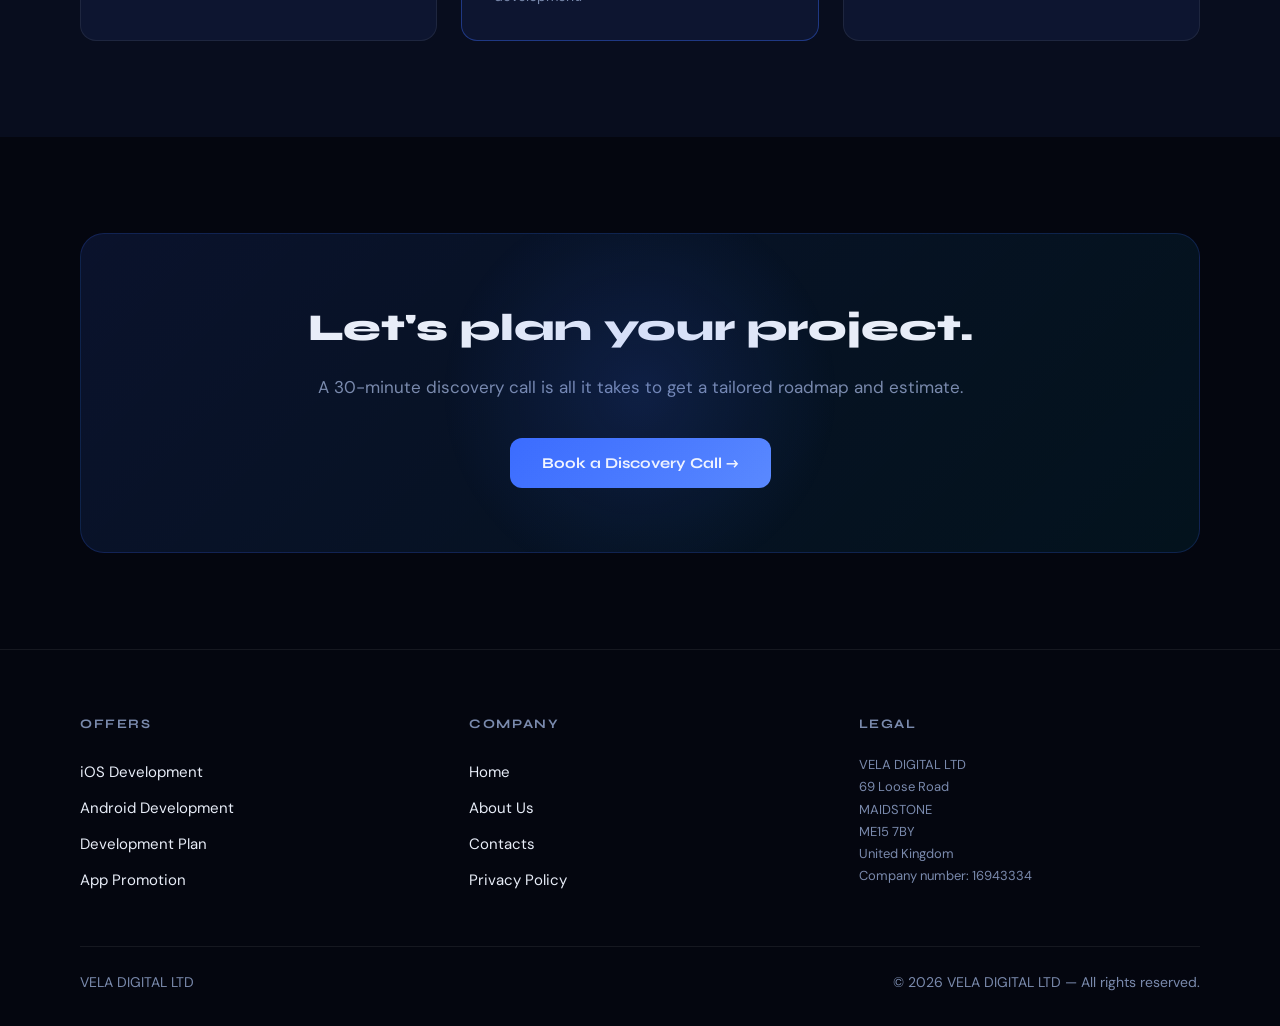
<file: plan/index.html>
<!DOCTYPE html>
<html lang="en">
<head>
  <meta charset="UTF-8">
  <meta name="viewport" content="width=device-width, initial-scale=1.0">
  <title>Development Plan — VELA DIGITAL LTD</title>
  <meta name="description" content="Transparent app development roadmap and process by VELA DIGITAL LTD.">
  <link rel="stylesheet" href="../style.css">
</head>
<body>
<div class="page">

  <!-- HERO -->
  <section class="hero">
    <div class="hero-bg">
      <div class="hero-glow-1"></div>
      <div class="hero-glow-2"></div>
    </div>
    <div class="hero-content">
      <div class="hero-tag"><span class="dot"></span>Development Plan</div>
      <h1>Your Roadmap,<br><span class="grad">Clear &amp; Transparent</span><br>From Day One.</h1>
      <p>No black boxes. No surprise scope creep. We give you a detailed phase-by-phase plan so you always know exactly where your project stands.</p>
      <div class="hero-actions">
        <button class="btn-primary" onclick="openModal()">Start Planning →</button>
      </div>
    </div>
  </section>

  <!-- PHASES -->
  <section>
    <div class="section-label">Project phases</div>
    <h2 class="section-title">Six phases from idea<br>to live product</h2>
    <p class="section-sub">Every project at VELA DIGITAL follows this proven framework — calibrated for speed without sacrificing quality.</p>
    <div class="grid-2 fade-up">
      <div class="card">
        <div style="display:flex;align-items:center;gap:12px;margin-bottom:16px;">
          <div style="width:32px;height:32px;background:linear-gradient(135deg,var(--accent),#5b8aff);border-radius:8px;display:flex;align-items:center;justify-content:center;font-family:var(--font-display);font-weight:800;font-size:14px;">1</div>
          <h3 style="margin:0;">Discovery</h3>
        </div>
        <p>We study your market, users, and business goals. Deliverables: product brief, feature list, tech stack recommendation, and ballpark estimate.</p>
        <p style="color:var(--accent2);font-size:13px;margin-top:12px;">⏱ 3–5 days</p>
      </div>
      <div class="card">
        <div style="display:flex;align-items:center;gap:12px;margin-bottom:16px;">
          <div style="width:32px;height:32px;background:linear-gradient(135deg,var(--accent),#5b8aff);border-radius:8px;display:flex;align-items:center;justify-content:center;font-family:var(--font-display);font-weight:800;font-size:14px;">2</div>
          <h3 style="margin:0;">Design</h3>
        </div>
        <p>UX flows, wireframes, and full hi-fi Figma prototypes. Unlimited revision rounds until every screen is exactly as you envisioned.</p>
        <p style="color:var(--accent2);font-size:13px;margin-top:12px;">⏱ 1–3 weeks</p>
      </div>
      <div class="card">
        <div style="display:flex;align-items:center;gap:12px;margin-bottom:16px;">
          <div style="width:32px;height:32px;background:linear-gradient(135deg,var(--accent),#5b8aff);border-radius:8px;display:flex;align-items:center;justify-content:center;font-family:var(--font-display);font-weight:800;font-size:14px;">3</div>
          <h3 style="margin:0;">Development</h3>
        </div>
        <p>Agile sprints of 2 weeks. A test build is delivered after every sprint. You see real progress, not just status reports.</p>
        <p style="color:var(--accent2);font-size:13px;margin-top:12px;">⏱ 6–16 weeks</p>
      </div>
      <div class="card">
        <div style="display:flex;align-items:center;gap:12px;margin-bottom:16px;">
          <div style="width:32px;height:32px;background:linear-gradient(135deg,var(--accent),#5b8aff);border-radius:8px;display:flex;align-items:center;justify-content:center;font-family:var(--font-display);font-weight:800;font-size:14px;">4</div>
          <h3 style="margin:0;">QA Testing</h3>
        </div>
        <p>Manual and automated testing across target devices. Bug tracking in a shared Jira board — you see every issue and fix in real time.</p>
        <p style="color:var(--accent2);font-size:13px;margin-top:12px;">⏱ 1–2 weeks</p>
      </div>
      <div class="card">
        <div style="display:flex;align-items:center;gap:12px;margin-bottom:16px;">
          <div style="width:32px;height:32px;background:linear-gradient(135deg,var(--accent),#5b8aff);border-radius:8px;display:flex;align-items:center;justify-content:center;font-family:var(--font-display);font-weight:800;font-size:14px;">5</div>
          <h3 style="margin:0;">Store Launch</h3>
        </div>
        <p>App Store or Google Play submission, metadata, screenshots, and compliance review. We handle Apple and Google review cycles.</p>
        <p style="color:var(--accent2);font-size:13px;margin-top:12px;">⏱ 3–7 days</p>
      </div>
      <div class="card">
        <div style="display:flex;align-items:center;gap:12px;margin-bottom:16px;">
          <div style="width:32px;height:32px;background:linear-gradient(135deg,var(--accent),#5b8aff);border-radius:8px;display:flex;align-items:center;justify-content:center;font-family:var(--font-display);font-weight:800;font-size:14px;">6</div>
          <h3 style="margin:0;">Growth & Support</h3>
        </div>
        <p>Post-launch monitoring, crash triage, iterative updates, and growth consulting to help your app scale in the stores.</p>
        <p style="color:var(--accent2);font-size:13px;margin-top:12px;">⏱ Ongoing</p>
      </div>
    </div>
  </section>

  <!-- COMMUNICATION -->
  <section>
    <div class="feature-row fade-up">
      <div class="feature-img">🗺️</div>
      <div class="feature-text">
        <div class="section-label">Full transparency</div>
        <h2>You're never left<br>wondering "what's next?"</h2>
        <p>We share a live project board from day one. Weekly syncs, async updates via Slack, and a dedicated project manager who speaks both business and tech.</p>
        <div class="tags">
          <span class="tag">Shared Jira Board</span>
          <span class="tag">Weekly Calls</span>
          <span class="tag">Slack Channel</span>
          <span class="tag">Figma Access</span>
          <span class="tag">Milestone Invoicing</span>
        </div>
      </div>
    </div>
  </section>

  <!-- PRICING MODEL -->
  <section>
    <div class="section-label">Engagement models</div>
    <h2 class="section-title">Choose how<br>we work together</h2>
    <p class="section-sub">Flexible models that fit different project types and budgets.</p>
    <div class="grid-3 fade-up">
      <div class="card">
        <div class="card-icon">📋</div>
        <h3>Fixed Scope</h3>
        <p>Defined deliverables, agreed timeline, fixed price. Ideal for well-specified MVPs and projects with clear requirements.</p>
      </div>
      <div class="card" style="border-color:rgba(59,108,255,0.4);">
        <div style="position:absolute;top:16px;right:16px;background:var(--accent);color:#fff;font-size:11px;font-weight:700;padding:4px 10px;border-radius:6px;letter-spacing:0.05em;">POPULAR</div>
        <div class="card-icon">🔄</div>
        <h3>Agile Retainer</h3>
        <p>Monthly sprint budget with flexible scope. Best for evolving products that need continuous iteration and feature development.</p>
      </div>
      <div class="card">
        <div class="card-icon">👥</div>
        <h3>Team Extension</h3>
        <p>Embed VELA engineers directly into your existing team. Dedicated developers working inside your workflow and codebase.</p>
      </div>
    </div>
  </section>

  <!-- CTA -->
  <section>
    <div class="cta-band fade-up">
      <h2>Let's plan your project.</h2>
      <p>A 30-minute discovery call is all it takes to get a tailored roadmap and estimate.</p>
      <button class="btn-primary" onclick="openModal()">Book a Discovery Call →</button>
    </div>
  </section>

</div>

<script src="../layout.js"></script>
<script src="../script.js"></script>
</body>
</html>
</file>
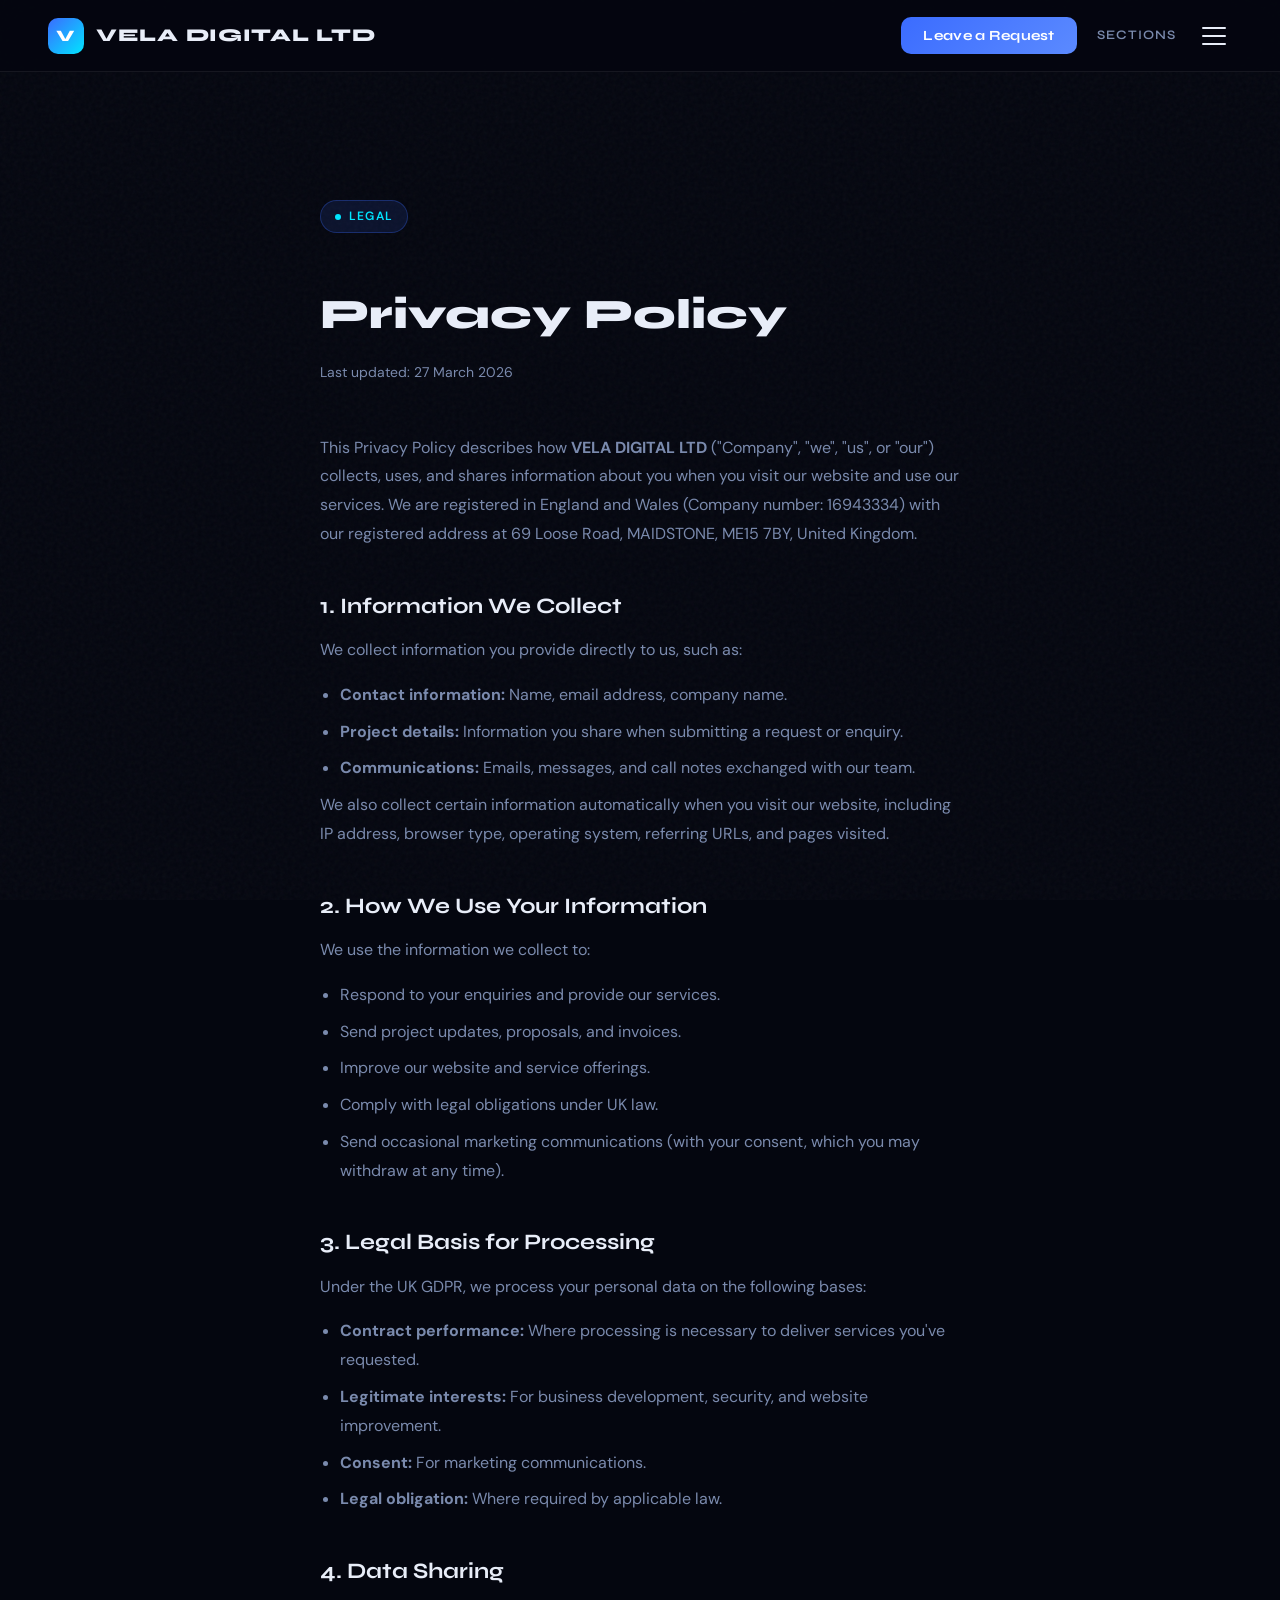
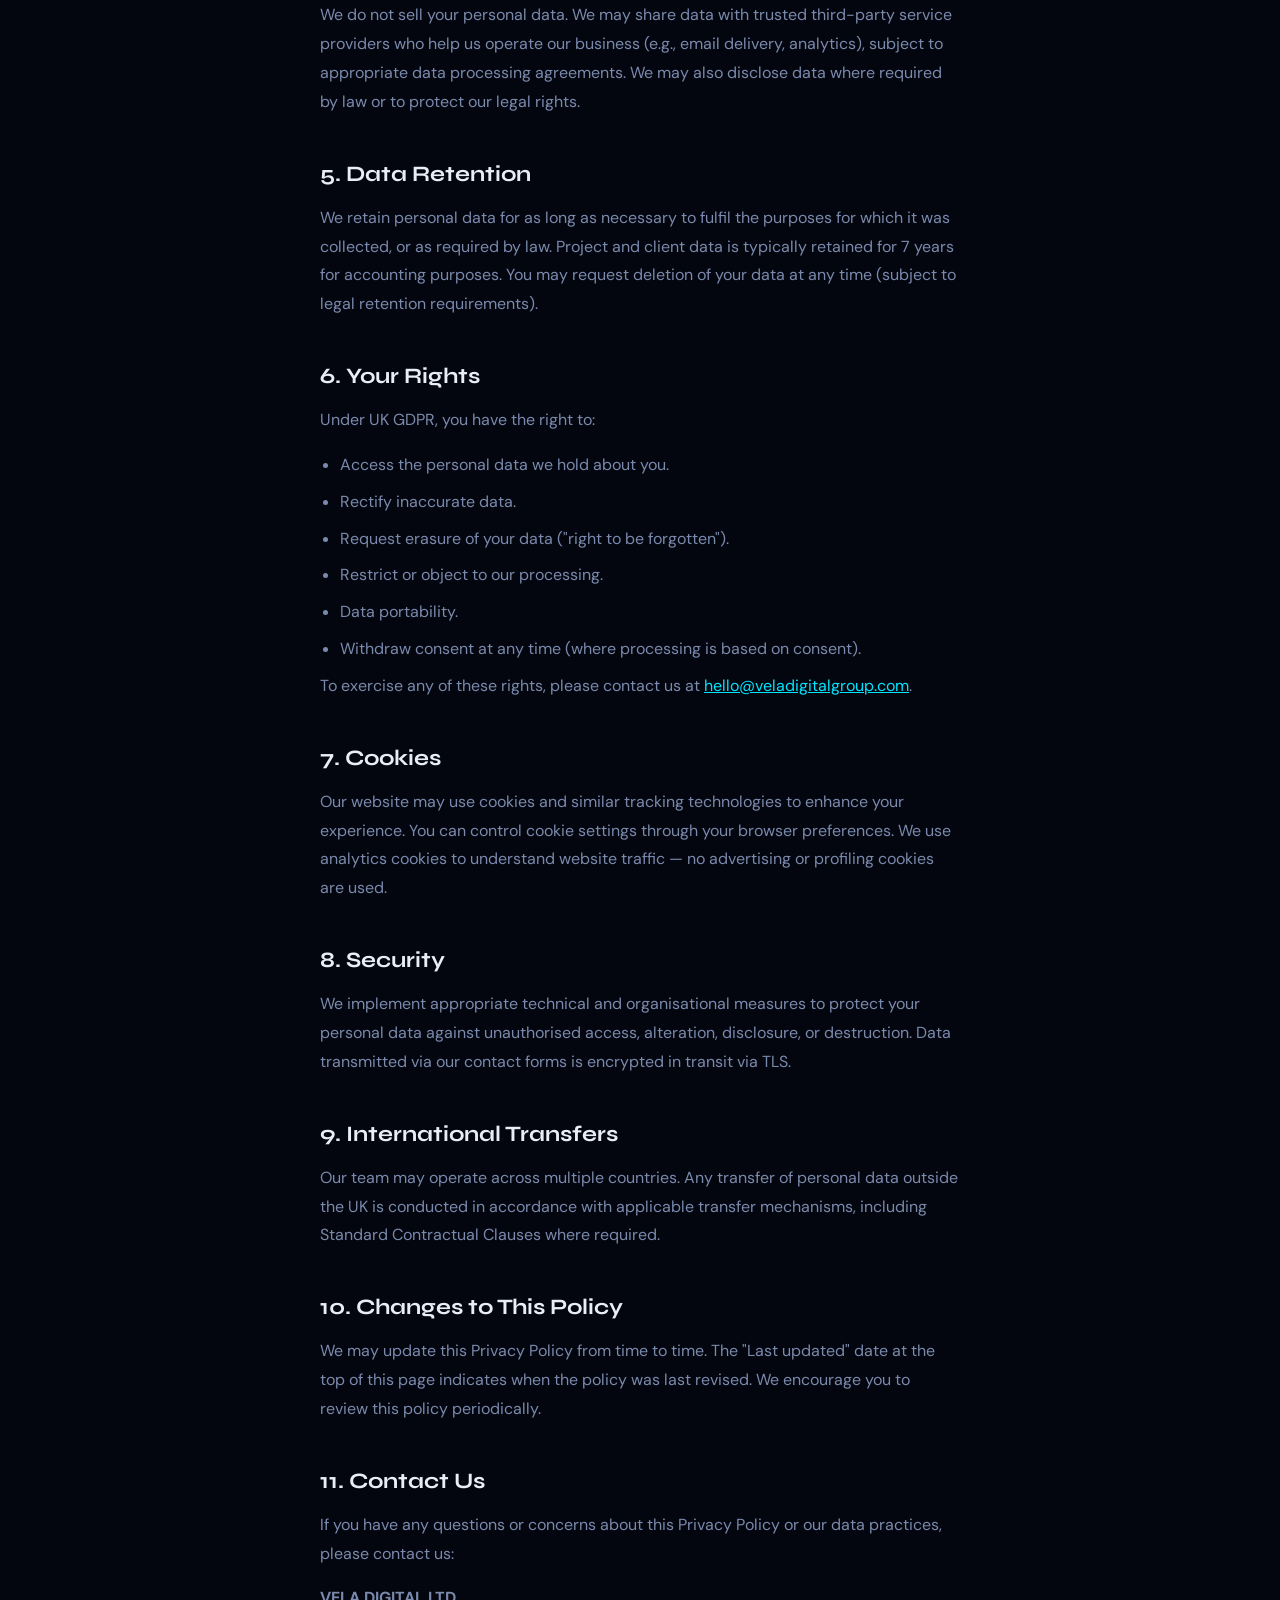
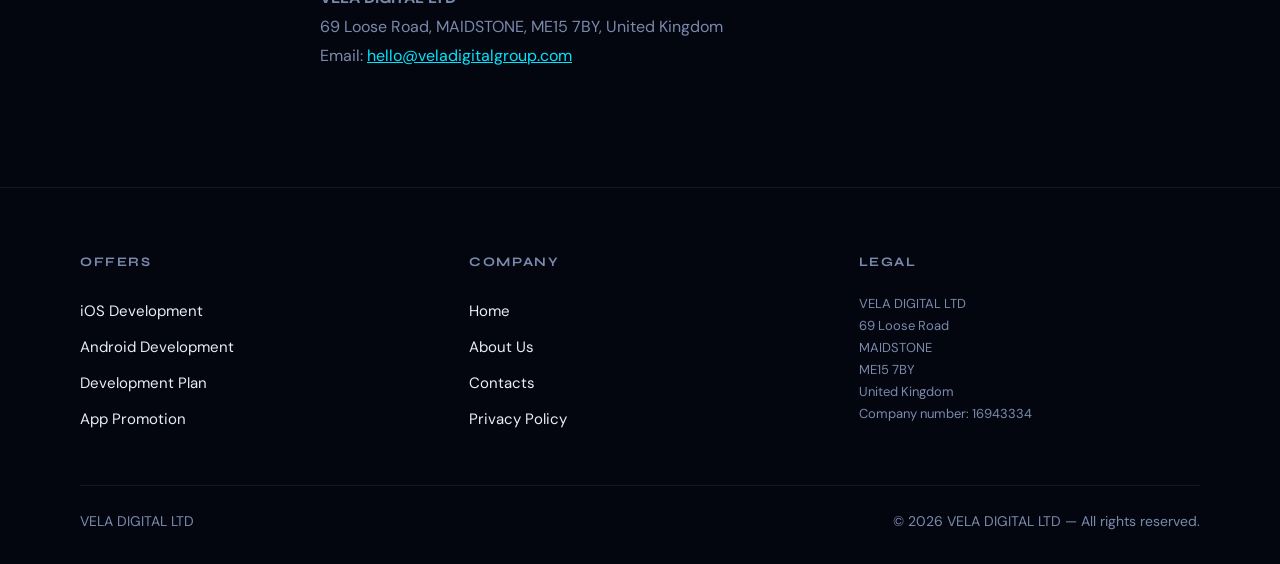
<file: policy/index.html>
<!DOCTYPE html>
<html lang="en">
<head>
  <meta charset="UTF-8">
  <meta name="viewport" content="width=device-width, initial-scale=1.0">
  <title>Privacy Policy — VELA DIGITAL LTD</title>
  <link rel="stylesheet" href="../style.css">
</head>
<body>
<div class="page">

  <section style="padding-top:48px;padding-bottom:20px;">
    <div class="prose-page">
      <div class="hero-tag" style="display:inline-flex;"><span class="dot"></span>Legal</div>
      <h1 style="margin-top:20px;">Privacy Policy</h1>
      <p class="updated">Last updated: 27 March 2026</p>

      <p>This Privacy Policy describes how <strong>VELA DIGITAL LTD</strong> ("Company", "we", "us", or "our") collects, uses, and shares information about you when you visit our website and use our services. We are registered in England and Wales (Company number: 16943334) with our registered address at 69 Loose Road, MAIDSTONE, ME15 7BY, United Kingdom.</p>

      <h2>1. Information We Collect</h2>
      <p>We collect information you provide directly to us, such as:</p>
      <ul>
        <li><strong>Contact information:</strong> Name, email address, company name.</li>
        <li><strong>Project details:</strong> Information you share when submitting a request or enquiry.</li>
        <li><strong>Communications:</strong> Emails, messages, and call notes exchanged with our team.</li>
      </ul>
      <p>We also collect certain information automatically when you visit our website, including IP address, browser type, operating system, referring URLs, and pages visited.</p>

      <h2>2. How We Use Your Information</h2>
      <p>We use the information we collect to:</p>
      <ul>
        <li>Respond to your enquiries and provide our services.</li>
        <li>Send project updates, proposals, and invoices.</li>
        <li>Improve our website and service offerings.</li>
        <li>Comply with legal obligations under UK law.</li>
        <li>Send occasional marketing communications (with your consent, which you may withdraw at any time).</li>
      </ul>

      <h2>3. Legal Basis for Processing</h2>
      <p>Under the UK GDPR, we process your personal data on the following bases:</p>
      <ul>
        <li><strong>Contract performance:</strong> Where processing is necessary to deliver services you've requested.</li>
        <li><strong>Legitimate interests:</strong> For business development, security, and website improvement.</li>
        <li><strong>Consent:</strong> For marketing communications.</li>
        <li><strong>Legal obligation:</strong> Where required by applicable law.</li>
      </ul>

      <h2>4. Data Sharing</h2>
      <p>We do not sell your personal data. We may share data with trusted third-party service providers who help us operate our business (e.g., email delivery, analytics), subject to appropriate data processing agreements. We may also disclose data where required by law or to protect our legal rights.</p>

      <h2>5. Data Retention</h2>
      <p>We retain personal data for as long as necessary to fulfil the purposes for which it was collected, or as required by law. Project and client data is typically retained for 7 years for accounting purposes. You may request deletion of your data at any time (subject to legal retention requirements).</p>

      <h2>6. Your Rights</h2>
      <p>Under UK GDPR, you have the right to:</p>
      <ul>
        <li>Access the personal data we hold about you.</li>
        <li>Rectify inaccurate data.</li>
        <li>Request erasure of your data ("right to be forgotten").</li>
        <li>Restrict or object to our processing.</li>
        <li>Data portability.</li>
        <li>Withdraw consent at any time (where processing is based on consent).</li>
      </ul>
      <p>To exercise any of these rights, please contact us at <a href="mailto:hello@veladigitalgroup.com">hello@veladigitalgroup.com</a>.</p>

      <h2>7. Cookies</h2>
      <p>Our website may use cookies and similar tracking technologies to enhance your experience. You can control cookie settings through your browser preferences. We use analytics cookies to understand website traffic — no advertising or profiling cookies are used.</p>

      <h2>8. Security</h2>
      <p>We implement appropriate technical and organisational measures to protect your personal data against unauthorised access, alteration, disclosure, or destruction. Data transmitted via our contact forms is encrypted in transit via TLS.</p>

      <h2>9. International Transfers</h2>
      <p>Our team may operate across multiple countries. Any transfer of personal data outside the UK is conducted in accordance with applicable transfer mechanisms, including Standard Contractual Clauses where required.</p>

      <h2>10. Changes to This Policy</h2>
      <p>We may update this Privacy Policy from time to time. The "Last updated" date at the top of this page indicates when the policy was last revised. We encourage you to review this policy periodically.</p>

      <h2>11. Contact Us</h2>
      <p>If you have any questions or concerns about this Privacy Policy or our data practices, please contact us:</p>
      <p>
        <strong>VELA DIGITAL LTD</strong><br>
        69 Loose Road, MAIDSTONE, ME15 7BY, United Kingdom<br>
        Email: <a href="mailto:hello@veladigitalgroup.com">hello@veladigitalgroup.com</a>
      </p>
    </div>
  </section>

</div>

<script src="../layout.js"></script>
<script src="../script.js"></script>
</body>
</html>
</file>
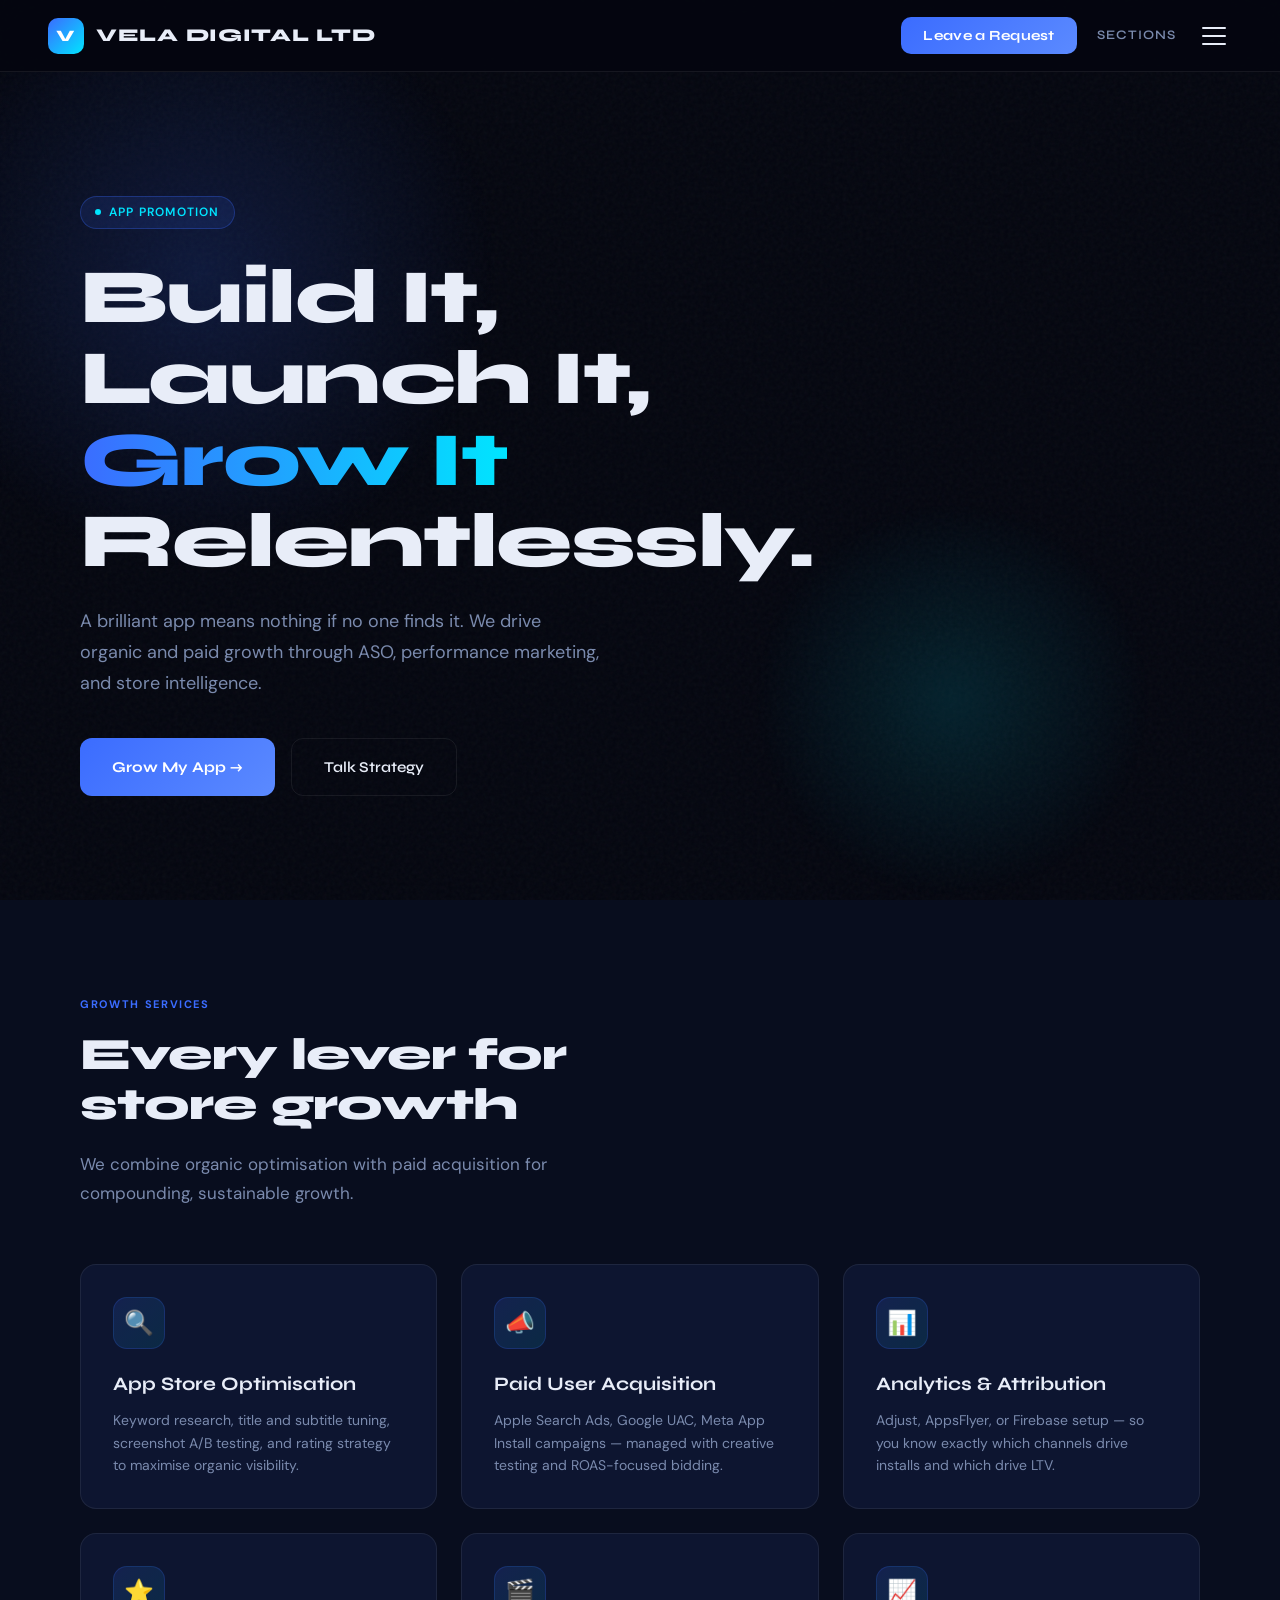
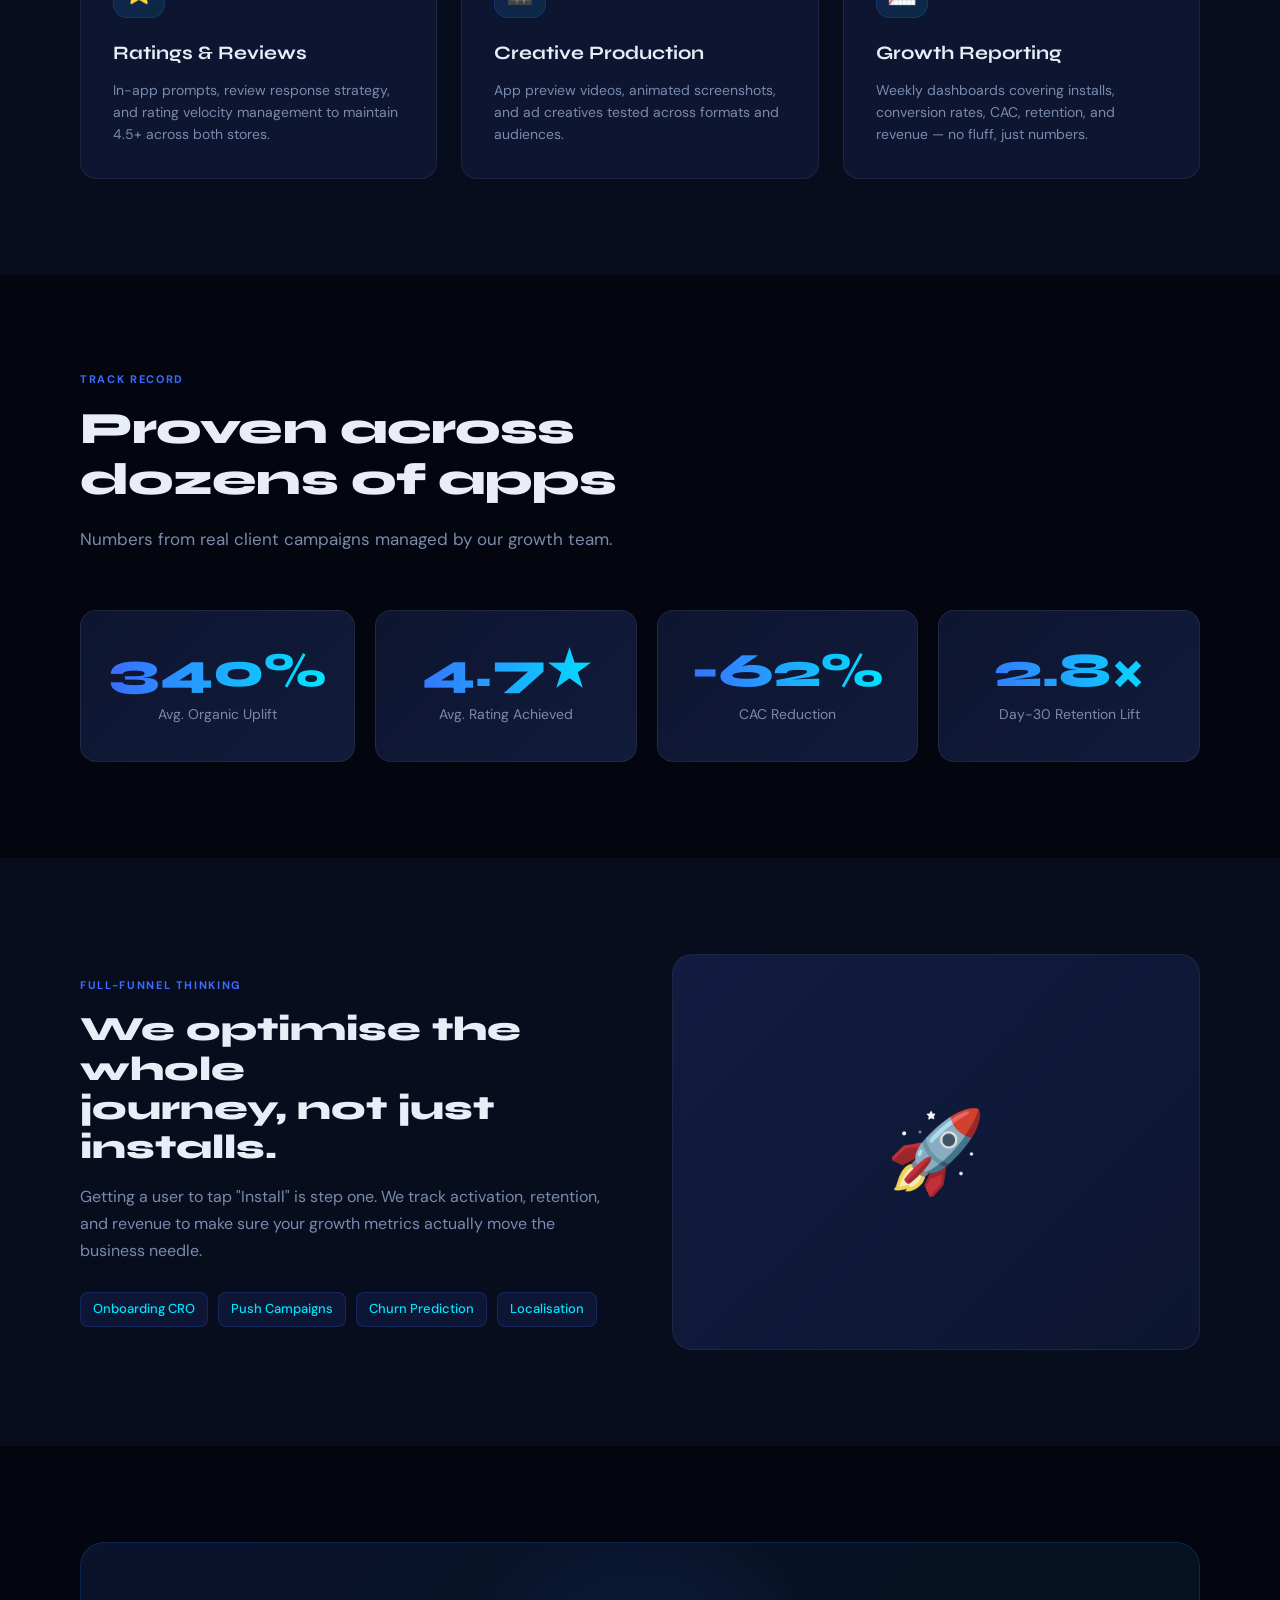
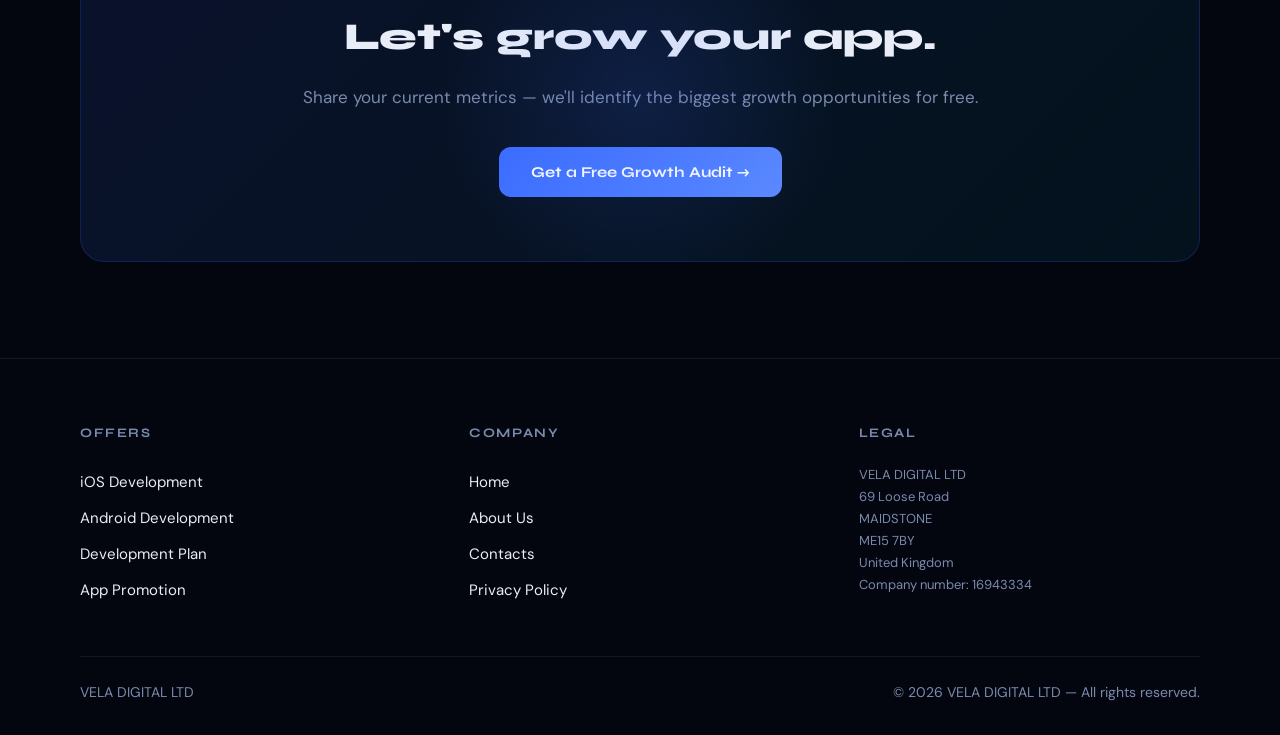
<file: promotion/index.html>
<!DOCTYPE html>
<html lang="en">
<head>
  <meta charset="UTF-8">
  <meta name="viewport" content="width=device-width, initial-scale=1.0">
  <title>App Promotion — VELA DIGITAL LTD</title>
  <meta name="description" content="ASO, paid user acquisition, and app growth marketing by VELA DIGITAL LTD.">
  <link rel="stylesheet" href="../style.css">
</head>
<body>
<div class="page">

  <!-- HERO -->
  <section class="hero">
    <div class="hero-bg">
      <div class="hero-glow-1"></div>
      <div class="hero-glow-2"></div>
    </div>
    <div class="hero-content">
      <div class="hero-tag"><span class="dot"></span>App Promotion</div>
      <h1>Build It, Launch It,<br><span class="grad">Grow It</span><br>Relentlessly.</h1>
      <p>A brilliant app means nothing if no one finds it. We drive organic and paid growth through ASO, performance marketing, and store intelligence.</p>
      <div class="hero-actions">
        <button class="btn-primary" onclick="openModal()">Grow My App →</button>
        <a href="../contact/index.html" class="btn-secondary">Talk Strategy</a>
      </div>
    </div>
  </section>

  <!-- SERVICES -->
  <section>
    <div class="section-label">Growth services</div>
    <h2 class="section-title">Every lever for<br>store growth</h2>
    <p class="section-sub">We combine organic optimisation with paid acquisition for compounding, sustainable growth.</p>
    <div class="grid-3">
      <div class="card fade-up">
        <div class="card-icon">🔍</div>
        <h3>App Store Optimisation</h3>
        <p>Keyword research, title and subtitle tuning, screenshot A/B testing, and rating strategy to maximise organic visibility.</p>
      </div>
      <div class="card fade-up">
        <div class="card-icon">📣</div>
        <h3>Paid User Acquisition</h3>
        <p>Apple Search Ads, Google UAC, Meta App Install campaigns — managed with creative testing and ROAS-focused bidding.</p>
      </div>
      <div class="card fade-up">
        <div class="card-icon">📊</div>
        <h3>Analytics & Attribution</h3>
        <p>Adjust, AppsFlyer, or Firebase setup — so you know exactly which channels drive installs and which drive LTV.</p>
      </div>
      <div class="card fade-up">
        <div class="card-icon">⭐</div>
        <h3>Ratings & Reviews</h3>
        <p>In-app prompts, review response strategy, and rating velocity management to maintain 4.5+ across both stores.</p>
      </div>
      <div class="card fade-up">
        <div class="card-icon">🎬</div>
        <h3>Creative Production</h3>
        <p>App preview videos, animated screenshots, and ad creatives tested across formats and audiences.</p>
      </div>
      <div class="card fade-up">
        <div class="card-icon">📈</div>
        <h3>Growth Reporting</h3>
        <p>Weekly dashboards covering installs, conversion rates, CAC, retention, and revenue — no fluff, just numbers.</p>
      </div>
    </div>
  </section>

  <!-- STATS -->
  <section>
    <div class="section-label">Track record</div>
    <h2 class="section-title">Proven across<br>dozens of apps</h2>
    <p class="section-sub">Numbers from real client campaigns managed by our growth team.</p>
    <div class="grid-4 fade-up">
      <div class="stat-card">
        <div class="stat-num">340%</div>
        <div class="stat-label">Avg. Organic Uplift</div>
      </div>
      <div class="stat-card">
        <div class="stat-num">4.7★</div>
        <div class="stat-label">Avg. Rating Achieved</div>
      </div>
      <div class="stat-card">
        <div class="stat-num">-62%</div>
        <div class="stat-label">CAC Reduction</div>
      </div>
      <div class="stat-card">
        <div class="stat-num">2.8×</div>
        <div class="stat-label">Day-30 Retention Lift</div>
      </div>
    </div>
  </section>

  <!-- FEATURE -->
  <section>
    <div class="feature-row reverse fade-up">
      <div class="feature-img">🚀</div>
      <div class="feature-text">
        <div class="section-label">Full-funnel thinking</div>
        <h2>We optimise the whole<br>journey, not just installs.</h2>
        <p>Getting a user to tap "Install" is step one. We track activation, retention, and revenue to make sure your growth metrics actually move the business needle.</p>
        <div class="tags">
          <span class="tag">Onboarding CRO</span>
          <span class="tag">Push Campaigns</span>
          <span class="tag">Churn Prediction</span>
          <span class="tag">Localisation</span>
        </div>
      </div>
    </div>
  </section>

  <!-- CTA -->
  <section>
    <div class="cta-band fade-up">
      <h2>Let's grow your app.</h2>
      <p>Share your current metrics — we'll identify the biggest growth opportunities for free.</p>
      <button class="btn-primary" onclick="openModal()">Get a Free Growth Audit →</button>
    </div>
  </section>

</div>

<script src="../layout.js"></script>
<script src="../script.js"></script>
</body>
</html>
</file>
<file: style.css>
@import url('https://fonts.googleapis.com/css2?family=Syne:wght@400;600;700;800&family=DM+Sans:ital,opsz,wght@0,9..40,300;0,9..40,400;0,9..40,500;1,9..40,300&display=swap');

:root {
  --bg: #04060f;
  --bg2: #080d1e;
  --surface: #0d1530;
  --surface2: #111b3a;
  --accent: #3b6cff;
  --accent2: #00e5ff;
  --accent-glow: rgba(59,108,255,0.35);
  --text: #e8edf8;
  --text-muted: #7a8aad;
  --border: rgba(255,255,255,0.07);
  --radius: 16px;
  --font-display: 'Syne', sans-serif;
  --font-body: 'DM Sans', sans-serif;
}

*, *::before, *::after { box-sizing: border-box; margin: 0; padding: 0; }

html { scroll-behavior: smooth; }

body {
  background: var(--bg);
  color: var(--text);
  font-family: var(--font-body);
  font-size: 16px;
  line-height: 1.6;
  overflow-x: hidden;
}

/* ─── NOISE OVERLAY ─── */
body::before {
  content: '';
  position: fixed;
  inset: 0;
  background-image: url("data:image/svg+xml,%3Csvg viewBox='0 0 256 256' xmlns='http://www.w3.org/2000/svg'%3E%3Cfilter id='noise'%3E%3CfeTurbulence type='fractalNoise' baseFrequency='0.9' numOctaves='4' stitchTiles='stitch'/%3E%3C/filter%3E%3Crect width='100%25' height='100%25' filter='url(%23noise)' opacity='0.04'/%3E%3C/svg%3E");
  pointer-events: none;
  z-index: 0;
}

a { color: inherit; text-decoration: none; }
img { max-width: 100%; display: block; }

/* ─── HEADER ─── */
header {
  position: fixed;
  top: 0; left: 0; right: 0;
  z-index: 1000;
  display: flex;
  align-items: center;
  justify-content: space-between;
  padding: 0 48px;
  height: 72px;
  background: rgba(4,6,15,0.8);
  backdrop-filter: blur(20px);
  border-bottom: 1px solid var(--border);
}

.logo {
  display: flex;
  align-items: center;
  gap: 12px;
  font-family: var(--font-display);
  font-weight: 800;
  font-size: 18px;
  letter-spacing: 0.04em;
  color: var(--text);
  transition: opacity 0.2s;
}
.logo:hover { opacity: 0.8; }
.logo-mark {
  width: 36px; height: 36px;
  background: linear-gradient(135deg, var(--accent), var(--accent2));
  border-radius: 10px;
  display: flex; align-items: center; justify-content: center;
  font-size: 16px;
  font-weight: 800;
  color: #fff;
  flex-shrink: 0;
}

.header-right {
  display: flex;
  align-items: center;
  gap: 20px;
}

.btn-cta {
  background: linear-gradient(135deg, var(--accent), #5b8aff);
  color: #fff;
  font-family: var(--font-display);
  font-weight: 700;
  font-size: 14px;
  padding: 10px 22px;
  border-radius: 10px;
  border: none;
  cursor: pointer;
  transition: all 0.25s;
  letter-spacing: 0.02em;
}
.btn-cta:hover {
  transform: translateY(-2px);
  box-shadow: 0 8px 24px var(--accent-glow);
}

.nav-label {
  font-family: var(--font-display);
  font-size: 13px;
  font-weight: 600;
  color: var(--text-muted);
  letter-spacing: 0.08em;
  text-transform: uppercase;
}

.burger {
  width: 36px; height: 36px;
  display: flex; flex-direction: column;
  justify-content: center; gap: 6px;
  cursor: pointer;
  padding: 6px;
}
.burger span {
  display: block;
  height: 2px;
  background: var(--text);
  border-radius: 2px;
  transition: all 0.3s;
}
.burger:hover span { background: var(--accent2); }

/* ─── MOBILE MENU ─── */
.mobile-menu {
  position: fixed;
  top: 72px; right: -360px;
  width: 320px;
  height: calc(100vh - 72px);
  background: var(--bg2);
  border-left: 1px solid var(--border);
  z-index: 999;
  transition: right 0.4s cubic-bezier(0.4,0,0.2,1);
  overflow-y: auto;
  padding: 32px 24px;
}
.mobile-menu.open { right: 0; }
.mobile-menu nav a {
  display: block;
  font-family: var(--font-display);
  font-size: 16px;
  font-weight: 600;
  color: var(--text);
  padding: 14px 0;
  border-bottom: 1px solid var(--border);
  transition: color 0.2s, padding-left 0.2s;
}
.mobile-menu nav a:hover {
  color: var(--accent2);
  padding-left: 8px;
}
.mobile-menu-overlay {
  display: none;
  position: fixed;
  inset: 0;
  background: rgba(0,0,0,0.5);
  z-index: 998;
}
.mobile-menu-overlay.open { display: block; }

/* ─── MODAL ─── */
.modal-backdrop {
  display: none;
  position: fixed;
  inset: 0;
  background: rgba(0,0,0,0.7);
  backdrop-filter: blur(8px);
  z-index: 2000;
  align-items: center;
  justify-content: center;
}
.modal-backdrop.open { display: flex; }
.modal {
  background: var(--bg2);
  border: 1px solid var(--border);
  border-radius: 24px;
  padding: 48px 40px;
  width: 100%;
  max-width: 480px;
  position: relative;
  animation: modalIn 0.3s cubic-bezier(0.4,0,0.2,1);
}
@keyframes modalIn {
  from { opacity:0; transform:scale(0.92) translateY(20px); }
  to   { opacity:1; transform:scale(1) translateY(0); }
}
.modal-close {
  position: absolute;
  top: 20px; right: 20px;
  width: 32px; height: 32px;
  display: flex; align-items: center; justify-content: center;
  background: var(--surface);
  border: none; border-radius: 8px;
  color: var(--text-muted);
  font-size: 18px;
  cursor: pointer;
  transition: all 0.2s;
}
.modal-close:hover { background: var(--surface2); color: var(--text); }
.modal h2 {
  font-family: var(--font-display);
  font-size: 26px;
  font-weight: 800;
  margin-bottom: 28px;
}
.form-group {
  margin-bottom: 16px;
}
.form-group input,
.form-group textarea {
  width: 100%;
  background: var(--surface);
  border: 1px solid var(--border);
  border-radius: 12px;
  color: var(--text);
  font-family: var(--font-body);
  font-size: 15px;
  padding: 14px 16px;
  outline: none;
  transition: border-color 0.2s;
  resize: vertical;
}
.form-group input::placeholder,
.form-group textarea::placeholder { color: var(--text-muted); }
.form-group input:focus,
.form-group textarea:focus { border-color: var(--accent); }
.form-group textarea { min-height: 100px; }
.btn-submit {
  width: 100%;
  background: linear-gradient(135deg, var(--accent), #5b8aff);
  color: #fff;
  font-family: var(--font-display);
  font-weight: 700;
  font-size: 15px;
  padding: 16px;
  border: none;
  border-radius: 12px;
  cursor: pointer;
  margin-top: 8px;
  transition: all 0.25s;
  letter-spacing: 0.02em;
}
.btn-submit:hover {
  transform: translateY(-2px);
  box-shadow: 0 8px 24px var(--accent-glow);
}
.form-legal {
  font-size: 11px;
  color: var(--text-muted);
  margin-top: 12px;
  line-height: 1.5;
  text-align: center;
}
.form-legal a {
  color: var(--accent2);
  text-decoration: underline;
}

/* ─── PAGE WRAPPER ─── */
.page { padding-top: 72px; position: relative; z-index: 1; }

/* ─── HERO SECTION ─── */
.hero {
  min-height: 92vh;
  display: flex;
  align-items: center;
  padding: 80px 80px 60px;
  position: relative;
  overflow: hidden;
}
.hero-bg {
  position: absolute;
  inset: 0;
  pointer-events: none;
}
.hero-glow-1 {
  position: absolute;
  width: 600px; height: 600px;
  background: radial-gradient(circle, rgba(59,108,255,0.18) 0%, transparent 70%);
  top: -100px; left: -100px;
  animation: floatGlow 8s ease-in-out infinite;
}
.hero-glow-2 {
  position: absolute;
  width: 400px; height: 400px;
  background: radial-gradient(circle, rgba(0,229,255,0.12) 0%, transparent 70%);
  bottom: 0; right: 10%;
  animation: floatGlow 10s ease-in-out infinite reverse;
}
@keyframes floatGlow {
  0%,100% { transform: translate(0,0); }
  50% { transform: translate(30px, -30px); }
}
.hero-content { position: relative; z-index: 1; max-width: 760px; }
.hero-tag {
  display: inline-flex;
  align-items: center;
  gap: 8px;
  background: rgba(59,108,255,0.12);
  border: 1px solid rgba(59,108,255,0.3);
  border-radius: 100px;
  padding: 6px 14px;
  font-size: 12px;
  font-weight: 600;
  letter-spacing: 0.1em;
  text-transform: uppercase;
  color: var(--accent2);
  margin-bottom: 28px;
}
.hero-tag .dot {
  width: 6px; height: 6px;
  background: var(--accent2);
  border-radius: 50%;
  animation: pulse 2s infinite;
}
@keyframes pulse {
  0%,100% { opacity:1; }
  50% { opacity:0.3; }
}
.hero h1 {
  font-family: var(--font-display);
  font-size: clamp(44px, 6vw, 84px);
  font-weight: 800;
  line-height: 1.06;
  letter-spacing: -0.02em;
  margin-bottom: 24px;
}
.hero h1 .grad {
  background: linear-gradient(90deg, var(--accent), var(--accent2));
  -webkit-background-clip: text;
  -webkit-text-fill-color: transparent;
  background-clip: text;
}
.hero p {
  font-size: 18px;
  color: var(--text-muted);
  max-width: 520px;
  margin-bottom: 40px;
  line-height: 1.7;
}
.hero-actions { display: flex; gap: 16px; flex-wrap: wrap; }
.btn-primary {
  display: inline-flex;
  align-items: center;
  gap: 8px;
  background: linear-gradient(135deg, var(--accent), #5b8aff);
  color: #fff;
  font-family: var(--font-display);
  font-weight: 700;
  font-size: 15px;
  padding: 16px 32px;
  border-radius: 12px;
  border: none;
  cursor: pointer;
  transition: all 0.25s;
  text-decoration: none;
}
.btn-primary:hover {
  transform: translateY(-3px);
  box-shadow: 0 12px 32px var(--accent-glow);
}
.btn-secondary {
  display: inline-flex;
  align-items: center;
  gap: 8px;
  background: transparent;
  color: var(--text);
  font-family: var(--font-display);
  font-weight: 600;
  font-size: 15px;
  padding: 16px 32px;
  border-radius: 12px;
  border: 1px solid var(--border);
  cursor: pointer;
  transition: all 0.25s;
  text-decoration: none;
}
.btn-secondary:hover {
  border-color: var(--accent);
  color: var(--accent2);
  transform: translateY(-2px);
}

/* ─── SECTIONS ─── */
section { padding: 96px 80px; position: relative; }
section:nth-child(even) { background: var(--bg2); }

.section-label {
  font-size: 11px;
  font-weight: 700;
  letter-spacing: 0.15em;
  text-transform: uppercase;
  color: var(--accent);
  margin-bottom: 16px;
}
.section-title {
  font-family: var(--font-display);
  font-size: clamp(28px, 3.5vw, 48px);
  font-weight: 800;
  line-height: 1.12;
  letter-spacing: -0.02em;
  margin-bottom: 20px;
}
.section-sub {
  font-size: 17px;
  color: var(--text-muted);
  max-width: 540px;
  line-height: 1.7;
  margin-bottom: 56px;
}

/* ─── GRID ─── */
.grid-3 {
  display: grid;
  grid-template-columns: repeat(3, 1fr);
  gap: 24px;
}
.grid-2 {
  display: grid;
  grid-template-columns: repeat(2, 1fr);
  gap: 24px;
}
.grid-4 {
  display: grid;
  grid-template-columns: repeat(4, 1fr);
  gap: 20px;
}

/* ─── CARD ─── */
.card {
  background: var(--surface);
  border: 1px solid var(--border);
  border-radius: var(--radius);
  padding: 32px;
  transition: all 0.3s;
  position: relative;
  overflow: hidden;
}
.card::before {
  content: '';
  position: absolute;
  top: 0; left: 0; right: 0;
  height: 1px;
  background: linear-gradient(90deg, transparent, var(--accent), transparent);
  opacity: 0;
  transition: opacity 0.3s;
}
.card:hover {
  border-color: rgba(59,108,255,0.3);
  transform: translateY(-4px);
  box-shadow: 0 20px 40px rgba(0,0,0,0.3);
}
.card:hover::before { opacity: 1; }

.card-icon {
  width: 52px; height: 52px;
  background: linear-gradient(135deg, rgba(59,108,255,0.15), rgba(0,229,255,0.1));
  border: 1px solid rgba(59,108,255,0.2);
  border-radius: 14px;
  display: flex; align-items: center; justify-content: center;
  font-size: 24px;
  margin-bottom: 20px;
}
.card h3 {
  font-family: var(--font-display);
  font-size: 19px;
  font-weight: 700;
  margin-bottom: 10px;
}
.card p { color: var(--text-muted); font-size: 14px; line-height: 1.6; }

/* ─── STAT CARDS ─── */
.stat-card {
  background: linear-gradient(135deg, var(--surface), var(--surface2));
  border: 1px solid var(--border);
  border-radius: var(--radius);
  padding: 36px 28px;
  text-align: center;
}
.stat-num {
  font-family: var(--font-display);
  font-size: 48px;
  font-weight: 800;
  background: linear-gradient(90deg, var(--accent), var(--accent2));
  -webkit-background-clip: text;
  -webkit-text-fill-color: transparent;
  background-clip: text;
  line-height: 1;
  margin-bottom: 8px;
}
.stat-label { color: var(--text-muted); font-size: 14px; }

/* ─── STEP / TIMELINE ─── */
.steps { display: flex; flex-direction: column; gap: 0; }
.step {
  display: flex;
  gap: 28px;
  position: relative;
  padding-bottom: 40px;
}
.step:last-child { padding-bottom: 0; }
.step-num {
  flex-shrink: 0;
  width: 48px; height: 48px;
  background: linear-gradient(135deg, var(--accent), #5b8aff);
  border-radius: 50%;
  display: flex; align-items: center; justify-content: center;
  font-family: var(--font-display);
  font-weight: 800;
  font-size: 16px;
  color: #fff;
  position: relative;
  z-index: 1;
}
.step-line {
  position: absolute;
  left: 24px; top: 48px;
  width: 1px;
  height: calc(100% - 8px);
  background: linear-gradient(to bottom, var(--accent), transparent);
}
.step:last-child .step-line { display: none; }
.step-content h3 {
  font-family: var(--font-display);
  font-size: 18px;
  font-weight: 700;
  margin-bottom: 8px;
  padding-top: 10px;
}
.step-content p { color: var(--text-muted); font-size: 14px; line-height: 1.6; }

/* ─── FEATURE ROW ─── */
.feature-row {
  display: grid;
  grid-template-columns: 1fr 1fr;
  gap: 64px;
  align-items: center;
}
.feature-row.reverse { direction: rtl; }
.feature-row.reverse > * { direction: ltr; }
.feature-img {
  aspect-ratio: 4/3;
  background: var(--surface);
  border: 1px solid var(--border);
  border-radius: 20px;
  display: flex; align-items: center; justify-content: center;
  font-size: 80px;
  position: relative;
  overflow: hidden;
}
.feature-img::after {
  content: '';
  position: absolute;
  inset: 0;
  background: linear-gradient(135deg, rgba(59,108,255,0.08), transparent);
}
.feature-text h2 {
  font-family: var(--font-display);
  font-size: 34px;
  font-weight: 800;
  margin-bottom: 16px;
  line-height: 1.15;
}
.feature-text p {
  color: var(--text-muted);
  font-size: 16px;
  line-height: 1.7;
  margin-bottom: 28px;
}

/* ─── TAG LIST ─── */
.tags { display: flex; flex-wrap: wrap; gap: 10px; }
.tag {
  display: inline-flex; align-items: center; gap: 6px;
  background: rgba(59,108,255,0.1);
  border: 1px solid rgba(59,108,255,0.2);
  border-radius: 8px;
  padding: 6px 12px;
  font-size: 13px;
  font-weight: 500;
  color: var(--accent2);
}

/* ─── CTA BAND ─── */
.cta-band {
  background: linear-gradient(135deg, rgba(59,108,255,0.12), rgba(0,229,255,0.06));
  border: 1px solid rgba(59,108,255,0.2);
  border-radius: 24px;
  padding: 64px 80px;
  text-align: center;
  position: relative;
  overflow: hidden;
}
.cta-band::before {
  content: '';
  position: absolute;
  width: 400px; height: 400px;
  background: radial-gradient(circle, rgba(59,108,255,0.15) 0%, transparent 70%);
  top: 50%; left: 50%;
  transform: translate(-50%, -50%);
  pointer-events: none;
}
.cta-band h2 {
  font-family: var(--font-display);
  font-size: 38px;
  font-weight: 800;
  margin-bottom: 16px;
}
.cta-band p {
  color: var(--text-muted);
  font-size: 17px;
  margin-bottom: 36px;
}

/* ─── FOOTER ─── */
footer {
  background: var(--bg);
  border-top: 1px solid var(--border);
  padding: 64px 80px 32px;
  position: relative; z-index: 1;
}
.footer-grid {
  display: grid;
  grid-template-columns: 1fr 1fr 1fr;
  gap: 48px;
  margin-bottom: 48px;
}
.footer-col h4 {
  font-family: var(--font-display);
  font-size: 13px;
  font-weight: 700;
  letter-spacing: 0.12em;
  text-transform: uppercase;
  color: var(--text-muted);
  margin-bottom: 20px;
}
.footer-col a {
  display: block;
  font-size: 15px;
  color: var(--text);
  padding: 6px 0;
  transition: color 0.2s, transform 0.2s;
}
.footer-col a:hover { color: var(--accent2); transform: translateX(4px); }
.footer-legal {
  color: var(--text-muted);
  font-size: 13px;
  line-height: 1.7;
}
.footer-bottom {
  border-top: 1px solid var(--border);
  padding-top: 24px;
  display: flex;
  align-items: center;
  justify-content: space-between;
  flex-wrap: wrap;
  gap: 12px;
}
.footer-bottom span { font-size: 14px; color: var(--text-muted); }

/* ─── ANIMATIONS ─── */
.fade-up {
  opacity: 0;
  transform: translateY(30px);
  transition: opacity 0.6s, transform 0.6s;
}
.fade-up.visible {
  opacity: 1;
  transform: translateY(0);
}

/* ─── POLICY / TEXT PAGE ─── */
.prose-page { padding: 80px; max-width: 800px; margin: 0 auto; }
.prose-page h1 {
  font-family: var(--font-display);
  font-size: 42px;
  font-weight: 800;
  margin-bottom: 12px;
}
.prose-page .updated { color: var(--text-muted); font-size: 14px; margin-bottom: 48px; }
.prose-page h2 {
  font-family: var(--font-display);
  font-size: 22px;
  font-weight: 700;
  margin: 40px 0 12px;
}
.prose-page p, .prose-page li {
  color: var(--text-muted);
  line-height: 1.8;
  margin-bottom: 16px;
}
.prose-page ul { padding-left: 20px; }
.prose-page li { margin-bottom: 8px; }
.prose-page a { color: var(--accent2); text-decoration: underline; }

/* ─── CONTACT FORM ─── */
.contact-form-wrap {
  background: var(--surface);
  border: 1px solid var(--border);
  border-radius: 24px;
  padding: 48px;
  max-width: 600px;
}

/* ─── RESPONSIVE ─── */
@media (max-width: 1024px) {
  header { padding: 0 24px; }
  .hero { padding: 60px 40px; }
  section { padding: 72px 40px; }
  .grid-3 { grid-template-columns: 1fr 1fr; }
  .footer-grid { grid-template-columns: 1fr 1fr; }
  footer { padding: 48px 40px 24px; }
  .cta-band { padding: 48px 40px; }
}
@media (max-width: 768px) {
  .grid-3, .grid-2, .grid-4 { grid-template-columns: 1fr; }
  .footer-grid { grid-template-columns: 1fr; }
  .feature-row, .feature-row.reverse { grid-template-columns: 1fr; direction: ltr; }
  .hero { padding: 40px 24px; }
  section { padding: 56px 24px; }
  footer { padding: 40px 24px 20px; }
  .cta-band { padding: 40px 24px; }
  .cta-band h2 { font-size: 26px; }
  .prose-page { padding: 40px 24px; }
  .footer-bottom { flex-direction: column; align-items: flex-start; }
}
</file>
